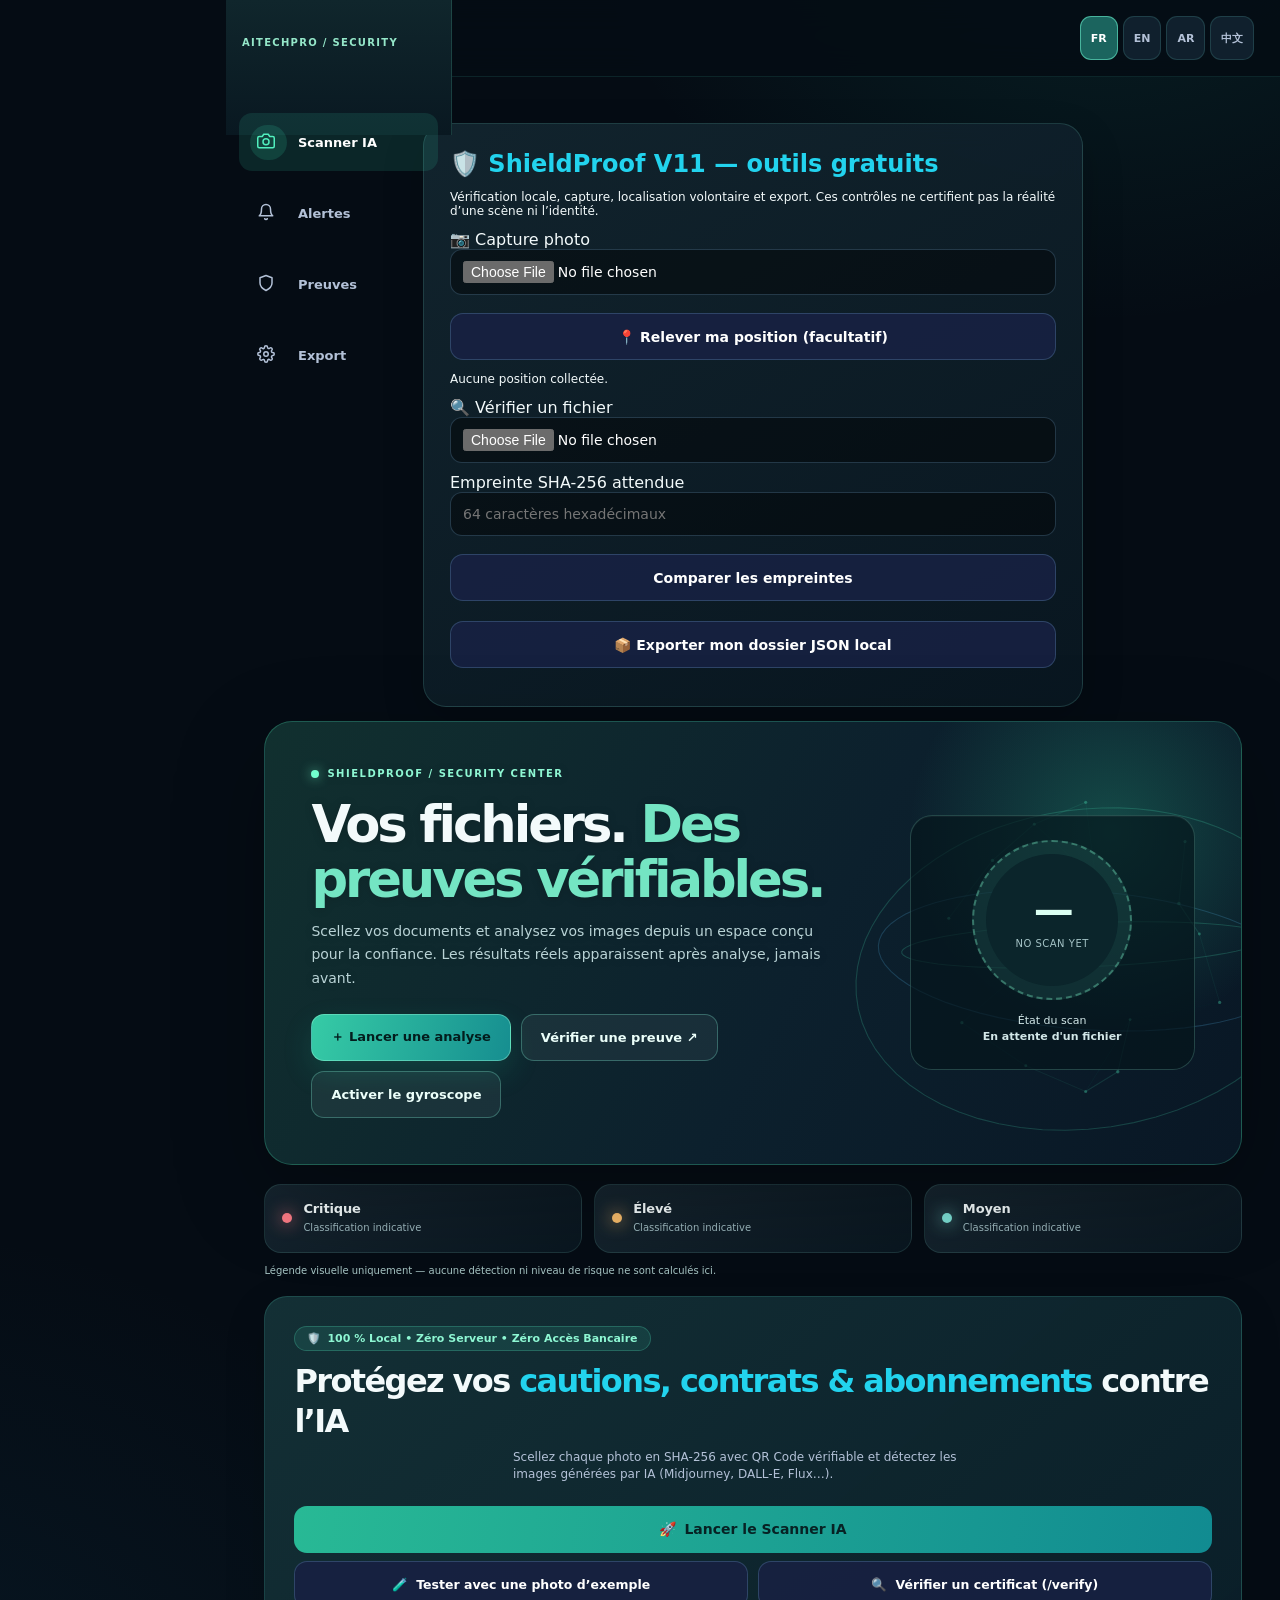
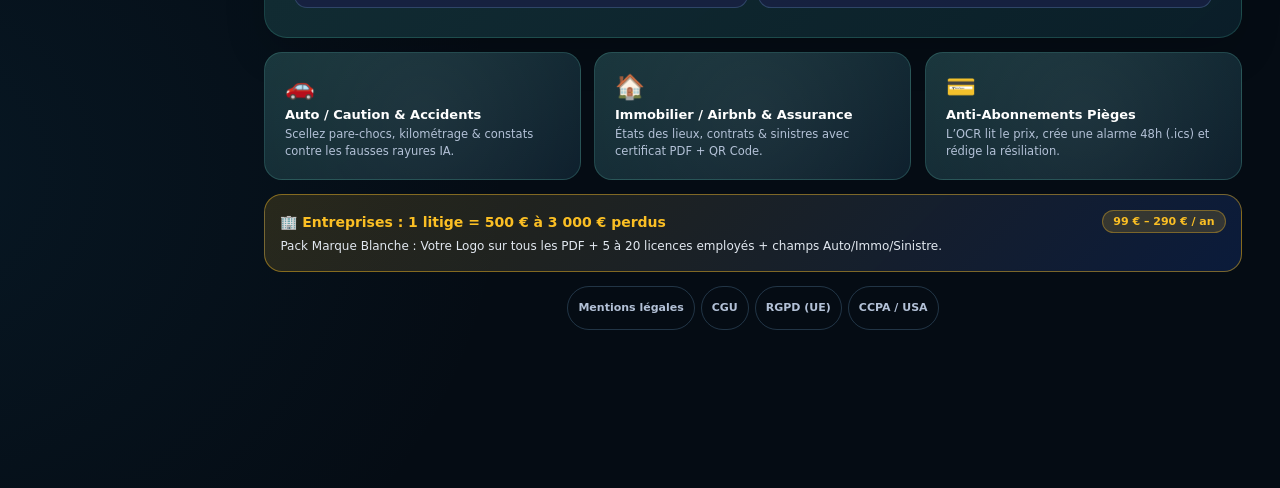
<file: index.html>
<!DOCTYPE html>
<html lang="fr" data-theme="shieldproof">
<head>
  <meta charset="UTF-8">
  <meta name="viewport" content="width=device-width, initial-scale=1.0, maximum-scale=1.0, user-scalable=no, viewport-fit=cover">
  <meta name="theme-color" content="#050814">
  <meta http-equiv="Content-Security-Policy" content="default-src 'self'; base-uri 'self'; object-src 'none'; frame-ancestors 'none'; form-action 'self' https://gumroad.com https://*.gumroad.com; img-src 'self' data: blob:; font-src 'self' data:; style-src 'self' 'unsafe-inline'; script-src 'self' 'unsafe-inline' 'wasm-unsafe-eval' https://esm.sh https://cdn.jsdelivr.net; worker-src 'self' blob:; connect-src 'self' https://shieldproof-verify.aitechpro2.workers.dev https://esm.sh https://cdn.jsdelivr.net https://alice.btc.calendar.opentimestamps.org https://bob.btc.calendar.opentimestamps.org https://finney.calendar.eternitywall.com;">
  <meta name="description" content="Protégez cautions, contrats et abonnements pièges. Scellage SHA-256 100 % local + détection d'images IA (Midjourney, DALL-E, Stable Diffusion).">
  <meta name="robots" content="index, follow">
  <meta property="og:title" content="SHIELDPROOF — Scellage SHA-256 & Détection IA">
  <meta property="og:description" content="Scellez vos photos en SHA-256 avec QR Code vérifiable. Détection locale des images générées par IA.">
  <meta property="og:type" content="website">
  <title>SHIELDPROOF v10.0.0 — SHA-256 Proof & AI Image Detector</title>
  <link rel="manifest" href="./manifest.json">
  <link rel="icon" href="./icon.svg" type="image/svg+xml">
  <style>
    :root {
      --bg: #050814; --surface: rgba(14, 21, 43, 0.88); --surface-2: rgba(23, 33, 66, 0.92);
      --primary: #3b82f6; --cyan: #22d3ee; --ok: #34d399; --warn: #fbbf24; --err: #fb7185;
      --text: #f8fafc; --muted: #94a3b8; --border: rgba(56, 189, 248, 0.18);
      --ease: cubic-bezier(0.22, 1, 0.36, 1);
    }
    * { box-sizing: border-box; -webkit-tap-highlight-color: transparent; font-family: system-ui, -apple-system, Segoe UI, Roboto, sans-serif; }
    html, body { margin: 0; padding: 0; background: var(--bg); color: var(--text); user-select: none; }
    input, textarea { user-select: text; }
    body { padding-bottom: 88px; position: relative; }
    .cyber-bg {
      position: fixed; inset: 0; z-index: -1; pointer-events: none; overflow: hidden;
      background-image: linear-gradient(rgba(59,130,246,0.04) 1px, transparent 1px), linear-gradient(90deg, rgba(59,130,246,0.04) 1px, transparent 1px);
      background-size: 32px 32px;
    }
    .orb { position: absolute; border-radius: 50%; filter: blur(60px); opacity: 0.32; animation: floatOrb 9s ease-in-out infinite alternate; }
    .orb-1 { width: 240px; height: 240px; background: #2563eb; top: -60px; left: -60px; }
    .orb-2 { width: 220px; height: 220px; background: #06b6d4; bottom: 80px; right: -70px; animation-delay: -4s; }
    @keyframes floatOrb { 0% { transform: translate3d(0,0,0) scale(1); } 100% { transform: translate3d(24px,32px,0) scale(1.12); } }
    .top-dock { position: sticky; top: 0; z-index: 25; background: rgba(5,8,20,0.92); backdrop-filter: blur(16px); }
    header { display: flex; justify-content: space-between; align-items: center; gap: 8px; padding: 10px 14px; border-bottom: 1px solid rgba(56, 189, 248, 0.1); }
    .logo { font-size: 18px; font-weight: 900; letter-spacing: 0.5px; cursor: pointer; }
    .logo span { color: var(--cyan); text-shadow: 0 0 14px rgba(34,211,238,0.45); }
    .sub { font-size: 10px; color: var(--ok); margin-top: 2px; font-weight: 600; display: flex; align-items: center; gap: 5px; }
    .live-dot { width: 6px; height: 6px; border-radius: 50%; background: var(--ok); box-shadow: 0 0 8px var(--ok); animation: pulseDot 1.6s infinite; flex-shrink: 0; }
    @keyframes pulseDot { 0%,100% { opacity: 1; transform: scale(1); } 50% { opacity: 0.35; transform: scale(0.75); } }
    .lang-bar { display: flex; gap: 4px; flex-shrink: 0; }
    .lang-pill { background: var(--surface-2); border: 1px solid var(--border); color: var(--muted); padding: 6px 8px; border-radius: 8px; font-size: 11px; font-weight: 700; cursor: pointer; white-space: nowrap; }
    .lang-pill:active { transform: scale(0.92); }
    .lang-pill.active { background: var(--primary); color: #fff; border-color: var(--cyan); box-shadow: 0 0 12px rgba(59,130,246,0.4); }
    nav { display: flex; justify-content: space-around; align-items: center; background: rgba(7,11,26,0.9); border-bottom: 1px solid var(--border); padding: 6px 4px; }
    .nav-item { flex: 1; display: flex; flex-direction: column; align-items: center; gap: 2px; font-size: 10.5px; font-weight: 700; color: var(--muted); cursor: pointer; }
    .nav-pill { padding: 3px 12px; border-radius: 99px; transition: all 0.2s var(--ease); }
    .nav-item.active { color: #fff; }
    .nav-item.active .nav-pill { background: rgba(34,211,238,0.2); color: var(--cyan); }
    main { padding: 14px; max-width: 660px; margin: 0 auto; }
    .anim { animation: fadeUp 0.25s var(--ease); }
    @keyframes fadeUp { from { opacity: 0; transform: translateY(8px); } to { opacity: 1; transform: translateY(0); } }
    .card { background: var(--surface); backdrop-filter: blur(12px); border: 1px solid var(--border); border-radius: 18px; padding: 16px; margin-bottom: 14px; box-shadow: 0 10px 30px rgba(0,0,0,0.35); }
    .landing-hero { text-align: center; padding: 22px 16px; border-radius: 22px; margin-bottom: 14px; border: 1.5px solid rgba(34,211,238,0.4); background: radial-gradient(circle at 50% 0%, rgba(34,211,238,0.18), rgba(10,16,36,0.95)); }
    .landing-pill { display: inline-flex; align-items: center; gap: 6px; padding: 5px 12px; border-radius: 99px; background: rgba(52,211,153,0.14); border: 1px solid rgba(52,211,153,0.38); color: var(--ok); font-size: 11px; font-weight: 700; margin-bottom: 10px; }
    .landing-title { font-size: 22px; font-weight: 900; line-height: 1.25; margin: 0 0 8px; }
    .landing-title span { color: var(--cyan); }
    .usecase-grid { display: grid; grid-template-columns: 1fr; gap: 10px; margin-bottom: 14px; }
    @media (min-width: 520px) { .usecase-grid { grid-template-columns: repeat(3, 1fr); } }
    .usecase-card { background: var(--surface); border: 1px solid var(--border); border-radius: 16px; padding: 14px; cursor: pointer; transition: border-color 0.2s, transform 0.15s; }
    .usecase-card:active { transform: scale(0.98); border-color: var(--cyan); }
    .usecase-icon { font-size: 24px; margin-bottom: 6px; }
    .usecase-title { font-size: 13px; font-weight: 800; color: #fff; margin-bottom: 4px; }
    .usecase-desc { font-size: 11.5px; color: var(--muted); line-height: 1.45; }
    .b2b-banner { background: linear-gradient(135deg, rgba(251,191,36,0.14), rgba(37,99,235,0.18)); border: 1px solid rgba(251,191,36,0.45); border-radius: 18px; padding: 15px; margin-bottom: 14px; cursor: pointer; }
    .wa-warning { background: rgba(251,191,36,0.12); border: 1px solid rgba(251,191,36,0.42); color: #fde68a; border-radius: 12px; padding: 10px 12px; font-size: 11.5px; line-height: 1.5; margin-top: 10px; }
    .ai-detector-card { background: linear-gradient(135deg, rgba(251,113,133,0.12), rgba(168,85,247,0.15)); border: 1.5px solid rgba(251,113,133,0.5); border-radius: 18px; padding: 15px; margin-bottom: 14px; }
    .ai-detector-card.safe { background: linear-gradient(135deg, rgba(52,211,153,0.12), rgba(34,211,238,0.1)); border-color: rgba(52,211,153,0.5); }
    .ai-detector-card.suspect { background: linear-gradient(135deg, rgba(251,191,36,0.15), rgba(251,113,133,0.12)); border-color: rgba(251,191,36,0.6); }
    .ai-score-bar { height: 10px; border-radius: 99px; background: rgba(0,0,0,0.4); overflow: hidden; margin: 8px 0; }
    .ai-score-fill { height: 100%; width: 0%; background: linear-gradient(90deg, var(--ok), var(--warn), var(--err)); transition: width 0.6s var(--ease); }
    .ai-detail-row { display: flex; justify-content: space-between; font-size: 11px; color: var(--muted); padding: 3px 0; }
    .b2b-logo-bar { display: flex; align-items: center; justify-content: space-between; gap: 10px; background: rgba(59,130,246,0.1); border: 1px dashed rgba(34,211,238,0.45); border-radius: 12px; padding: 10px 12px; margin-bottom: 12px; }
    .b2b-plus-btn { width: 36px; height: 36px; border-radius: 10px; border: 1px solid var(--cyan); background: rgba(34,211,238,0.18); color: var(--cyan); font-size: 20px; font-weight: 900; display: flex; align-items: center; justify-content: center; cursor: pointer; flex-shrink: 0; }
    .b2b-logo-preview { width: 36px; height: 36px; border-radius: 8px; object-fit: contain; background: #fff; padding: 2px; }
    .hero-scan { position: relative; overflow: hidden; display: block; text-align: center; padding: 26px 16px; border-radius: 20px; border: 1.5px solid rgba(34,211,238,0.38); background: radial-gradient(circle at 50% 25%, rgba(34,211,238,0.14), rgba(10,16,36,0.92)); cursor: pointer; }
    .hero-scan:active { transform: scale(0.97); }
    .hero-scan input { display: none; }
    .scan-laser { position: absolute; left: 0; right: 0; height: 2px; top: 0; background: linear-gradient(90deg, transparent, var(--cyan), #fff, var(--cyan), transparent); box-shadow: 0 0 14px 2px rgba(34,211,238,0.55); opacity: 0.65; pointer-events: none; animation: laserSweep 3.4s ease-in-out infinite; }
    @keyframes laserSweep { 0% { transform: translateY(8px); opacity: 0; } 15%,85% { opacity: 0.8; } 100% { transform: translateY(200px); opacity: 0; } }
    .radar-wrap { position: relative; width: 74px; height: 74px; margin: 0 auto 12px; display: flex; align-items: center; justify-content: center; }
    .radar-ring { position: absolute; inset: 0; border-radius: 22px; border: 1.5px solid rgba(34,211,238,0.55); animation: radarPulse 2.4s var(--ease) infinite; }
    .radar-ring-2 { animation-delay: 1.2s; }
    @keyframes radarPulse { 0% { transform: scale(0.85); opacity: 0.85; } 100% { transform: scale(1.45); opacity: 0; } }
    .scan-icon { position: relative; z-index: 2; width: 56px; height: 56px; border-radius: 18px; background: linear-gradient(135deg, #2563eb, #06b6d4); color: #fff; display: flex; align-items: center; justify-content: center; box-shadow: 0 0 22px rgba(34,211,238,0.45); }
    .hud-grid, .stat-grid { display: grid; grid-template-columns: 1fr 1fr; gap: 10px; margin-bottom: 12px; }
    .hud-card, .stat-card { background: var(--surface); border: 1px solid var(--border); border-radius: 16px; padding: 13px; position: relative; overflow: hidden; }
    .hud-card::after { content: ""; position: absolute; top: 0; left: -100%; width: 60%; height: 100%; background: linear-gradient(90deg, transparent, rgba(34,211,238,0.07), transparent); animation: shimmer 4.5s infinite; }
    @keyframes shimmer { 0% { left: -100%; } 45%,100% { left: 160%; } }
    .hud-val, .stat-val { font-size: 20px; font-weight: 800; margin-top: 4px; color: #fff; }
    .plan-bar { display: flex; justify-content: space-between; align-items: center; gap: 8px; padding: 11px 14px; border-radius: 14px; margin-bottom: 12px; background: linear-gradient(135deg, rgba(59,130,246,0.16), rgba(34,211,238,0.09)); border: 1px solid rgba(34,211,238,0.35); cursor: pointer; }
    .pack-card { border: 1px solid var(--border); border-radius: 14px; padding: 14px; background: var(--surface-2); margin-bottom: 10px; }
    .pack-card.featured { border-color: var(--cyan); box-shadow: 0 0 18px rgba(34,211,238,0.16); }
    .pack-card.b2b-card { border-color: var(--warn); background: linear-gradient(135deg, rgba(251,191,36,0.12), rgba(23,33,66,0.95)); box-shadow: 0 0 20px rgba(251,191,36,0.14); }
    .pack-head { display: flex; justify-content: space-between; align-items: center; gap: 8px; font-weight: 800; font-size: 15px; }
    .pack-price { color: var(--ok); font-size: 15px; white-space: nowrap; }
    .ai-modules { display: flex; flex-direction: column; gap: 8px; }
    .ai-mod { display: flex; align-items: center; gap: 12px; padding: 12px 14px; background: var(--surface); border: 1px solid var(--border); border-radius: 14px; cursor: pointer; }
    .ai-mod:active { transform: scale(0.98); border-color: var(--cyan); }
    .mod-icon { width: 36px; height: 36px; border-radius: 11px; flex-shrink: 0; display: flex; align-items: center; justify-content: center; background: rgba(59,130,246,0.16); color: var(--cyan); border: 1px solid rgba(34,211,238,0.28); }
    .mod-title { font-size: 13px; font-weight: 700; }
    .mod-desc { font-size: 11px; color: var(--muted); margin-top: 2px; }
    .faq-section { margin-top: 18px; }
    .faq-heading { font-size: 14px; font-weight: 800; color: var(--cyan); margin-bottom: 10px; display: flex; align-items: center; gap: 8px; }
    details.faq-item { background: var(--surface); border: 1px solid var(--border); border-radius: 14px; margin-bottom: 8px; overflow: hidden; }
    details.faq-item[open] { border-color: rgba(34,211,238,0.45); }
    summary.faq-q { list-style: none; padding: 13px 14px; cursor: pointer; display: flex; align-items: center; gap: 10px; font-size: 13px; font-weight: 700; }
    summary.faq-q::-webkit-details-marker { display: none; }
    .faq-num { font-size: 10px; font-weight: 800; color: var(--cyan); background: rgba(34,211,238,0.14); border: 1px solid rgba(34,211,238,0.35); padding: 3px 7px; border-radius: 7px; flex-shrink: 0; }
    .faq-chevron { margin-inline-start: auto; color: var(--muted); transition: transform 0.2s var(--ease); flex-shrink: 0; }
    details.faq-item[open] .faq-chevron { transform: rotate(180deg); color: var(--cyan); }
    .faq-a { padding: 10px 14px 14px; font-size: 12.5px; color: #cbd5e1; line-height: 1.55; border-top: 1px solid rgba(255,255,255,0.05); white-space: pre-line; }
    .version-footer { margin-top: 20px; text-align: center; background: var(--surface); border: 1px solid var(--border); border-radius: 14px; padding: 10px 12px; }
    .version-footer summary { list-style: none; cursor: pointer; font-size: 11px; color: var(--muted); font-weight: 700; }
    .version-footer summary::-webkit-details-marker { display: none; }
    .version-badge { color: var(--cyan); }
    .changelog-box { text-align: start; margin-top: 10px; padding-top: 10px; border-top: 1px solid var(--border); font-size: 11.5px; color: #cbd5e1; line-height: 1.55; }
    .legal-links { display: flex; flex-wrap: wrap; justify-content: center; gap: 6px; margin-top: 10px; }
    .legal-link-btn { background: transparent; border: 1px solid var(--border); color: var(--muted); padding: 5px 10px; border-radius: 99px; font-size: 11px; font-weight: 600; cursor: pointer; }
    .legal-link-btn:active, .legal-link-btn:hover { border-color: var(--cyan); color: var(--cyan); }
    .legal-tabs { display: grid; grid-template-columns: repeat(4, 1fr); gap: 6px; margin: 10px 0 12px; }
    .legal-tab { padding: 8px 4px; border-radius: 10px; text-align: center; font-size: 11px; font-weight: 700; background: var(--surface-2); border: 1px solid var(--border); color: var(--muted); cursor: pointer; }
    .legal-tab.active { background: rgba(34,211,238,0.18); color: var(--cyan); border-color: var(--cyan); }
    .legal-body { background: rgba(0,0,0,0.34); border: 1px solid var(--border); border-radius: 14px; padding: 14px; font-size: 12.5px; line-height: 1.6; color: #cbd5e1; user-select: text; }
    .legal-body h4 { margin: 12px 0 5px; color: var(--cyan); font-size: 13px; }
    .legal-body h4:first-child { margin-top: 0; }
    .legal-body p { margin: 0 0 8px; }
    .legal-body ul { margin: 4px 0 10px; padding-inline-start: 18px; }
    .legal-body li { margin-bottom: 4px; }
    .legal-warn { background: rgba(251,191,36,0.1); border: 1px solid rgba(251,191,36,0.35); color: #fde68a; border-radius: 10px; padding: 10px; margin-bottom: 10px; font-size: 12px; }
    .modal-backdrop { position: fixed; inset: 0; z-index: 40; background: rgba(3,6,16,0.84); backdrop-filter: blur(8px); display: flex; align-items: flex-end; justify-content: center; padding: 12px; }
    .modal-sheet { width: 100%; max-width: 560px; max-height: 88vh; overflow-y: auto; background: #0d142a; border: 1px solid rgba(34,211,238,0.4); border-radius: 22px; padding: 18px; animation: fadeUp 0.22s var(--ease); }
    .progress-wrap { margin-top: 12px; }
    .progress-bar { height: 8px; border-radius: 99px; background: var(--surface-2); overflow: hidden; }
    .progress-fill { height: 100%; width: 0%; background: linear-gradient(90deg, var(--primary), var(--cyan), var(--ok)); transition: width 0.2s; }
    .mode-switch { display: grid; grid-template-columns: 1fr 1fr; gap: 8px; margin: 12px 0; }
    .mode-btn { padding: 10px; border-radius: 12px; text-align: center; font-size: 12px; font-weight: 700; background: var(--surface-2); border: 1px solid var(--border); color: var(--muted); cursor: pointer; }
    .mode-btn.active { background: linear-gradient(135deg, #2563eb, #0891b2); color: #fff; border-color: var(--cyan); }
    .field { margin-bottom: 12px; }
    .field label { display: block; font-size: 11px; font-weight: 600; color: var(--muted); margin-bottom: 5px; }
    input, textarea, select { width: 100%; padding: 11px 12px; border-radius: 12px; background: rgba(0,0,0,0.42); border: 1px solid var(--border); color: #fff; font-size: 14px; outline: none; }
    input:focus, textarea:focus { border-color: var(--cyan); }
    .row { display: grid; grid-template-columns: 1fr 1fr; gap: 10px; }
    .btn { width: 100%; padding: 13px 14px; border: none; border-radius: 13px; background: linear-gradient(135deg, #2563eb, #0891b2); color: #fff; font-weight: 700; font-size: 14px; display: inline-flex; align-items: center; justify-content: center; gap: 8px; cursor: pointer; margin-top: 8px; text-decoration: none; }
    .btn:active { transform: scale(0.97); }
    .btn-tonal { background: var(--surface-2); border: 1px solid var(--border); color: #fff; }
    .btn-ok { background: linear-gradient(135deg, #10b981, #059669); color: #fff; }
    .btn-wa { background: #16a34a; color: #fff; }
    .btn-warn { background: rgba(251,191,36,0.18); border: 1px solid rgba(251,191,36,0.5); color: var(--warn); }
    .btn-danger { background: rgba(251,113,133,0.14); border: 1px solid rgba(251,113,133,0.4); color: var(--err); }
    .btn-sm { width: auto; padding: 8px 11px; font-size: 12px; border-radius: 10px; margin-top: 0; }
    .badge { display: inline-block; padding: 4px 10px; border-radius: 99px; font-size: 11px; font-weight: 700; }
    .badge-warn { background: rgba(251,191,36,0.16); color: var(--warn); border: 1px solid rgba(251,191,36,0.35); }
    .badge-ok { background: rgba(52,211,153,0.15); color: var(--ok); border: 1px solid rgba(52,211,153,0.35); }
    .badge-err { background: rgba(251,113,133,0.16); color: var(--err); border: 1px solid rgba(251,113,133,0.35); }
    .hash-box { font-family: ui-monospace, monospace; font-size: 11px; word-break: break-all; background: rgba(0,0,0,0.45); padding: 10px; border-radius: 10px; border: 1px solid var(--border); color: var(--ok); }
    .thumb { width: 64px; height: 64px; border-radius: 12px; object-fit: cover; flex-shrink: 0; border: 1px solid var(--border); }
    .flex { display: flex; gap: 12px; align-items: center; }
    .actions { display: flex; gap: 8px; flex-wrap: wrap; margin-top: 10px; }
    .muted { font-size: 12px; color: var(--muted); line-height: 1.45; }
    .highlight-card { border-color: var(--ok) !important; box-shadow: 0 0 22px rgba(52,211,153,0.25); }
    svg { width: 18px; height: 18px; stroke: currentColor; fill: none; stroke-width: 2; stroke-linecap: round; stroke-linejoin: round; }
    .hidden { display: none !important; }
    #toast { position: fixed; top: 122px; left: 50%; transform: translateX(-50%); background: #131c3a; border: 1px solid var(--cyan); color: #fff; padding: 10px 18px; border-radius: 99px; font-size: 13px; font-weight: 600; display: none; z-index: 50; max-width: 90vw; text-align: center; }
    #print-cert { display: none; }
    @media print {
      body { background: #fff !important; color: #111 !important; padding: 0 !important; }
      body > *:not(#print-cert) { display: none !important; }
      #print-cert { display: block !important; padding: 24px; border: 2px solid #111; font-family: sans-serif; max-width: 760px; margin: 0 auto; }
      #print-cert .p-hash { font-family: monospace; background: #f1f5f9; padding: 10px; border: 1px solid #cbd5e1; word-break: break-all; font-size: 12px; }
      #print-cert img { max-width: 100%; max-height: 360px; margin-top: 14px; border: 1px solid #cbd5e1; }
    }
  
/* AITECHPRO V10 Unslop — visual refinement only; security logic untouched */
:root { --muted: #b3c1d7; --border: rgba(125,183,230,.24); color-scheme: dark; }
button, input, select, textarea { min-height: 44px; }
button:focus-visible, input:focus-visible, select:focus-visible, textarea:focus-visible, [role="button"]:focus-visible { outline: 3px solid #d6f4ff; outline-offset: 3px; }
header { gap: 12px; }
@media (prefers-reduced-motion: reduce) { *, *::before, *::after { animation-duration: .01ms !important; transition-duration: .01ms !important; scroll-behavior: auto !important; } .orb { animation: none !important; } }
</style>
  <link rel="stylesheet" href="./modern-ui.css">
  <link rel="stylesheet" href="./spatial-ui.css">
</head>
<body>
<div class="cyber-bg"><div class="orb orb-1"></div><div class="orb orb-2"></div></div>

<div class="top-dock">
  <header>
    <div style="min-width:0;" onclick="showLanding()">
      <div class="logo">SHIELD<span>PROOF</span></div>
      <div class="sub"><span class="live-dot"></span><span id="lbl-sub"></span></div>
    </div>
    <div class="lang-bar">
      <button class="lang-pill active" data-lang="fr" onclick="setLang('fr')">FR</button>
      <button class="lang-pill" data-lang="en" onclick="setLang('en')">EN</button>
      <button class="lang-pill" data-lang="ar" onclick="setLang('ar')">AR</button>
      <button class="lang-pill" data-lang="zh" onclick="setLang('zh')">中文</button>
    </div>
  </header>
  <nav class="floating-dock">
    <div class="nav-item active" onclick="switchTab('scan', 0)"><div class="nav-pill"><svg aria-hidden="true" viewBox="0 0 24 24"><path d="M23 19a2 2 0 0 1-2 2H3a2 2 0 0 1-2-2V8a2 2 0 0 1 2-2h4l2-3h6l2 3h4a2 2 0 0 1 2 2z"/><circle cx="12" cy="13" r="4"/></svg></div><span id="nav-scan"></span></div>
    <div class="nav-item" onclick="switchTab('subs', 1)"><div class="nav-pill"><svg aria-hidden="true" viewBox="0 0 24 24"><path d="M18 8A6 6 0 0 0 6 8c0 7-3 9-3 9h18s-3-2-3-9"/><path d="M13.73 21a2 2 0 0 1-3.46 0"/></svg></div><span id="nav-subs"></span></div>
    <div class="nav-item" onclick="switchTab('proofs', 2)"><div class="nav-pill"><svg aria-hidden="true" viewBox="0 0 24 24"><path d="M12 22s8-4 8-10V5l-8-3-8 3v7c0 6 8 10 8 10z"/></svg></div><span id="nav-proofs"></span></div>
    <div class="nav-item" onclick="switchTab('settings', 3)"><div class="nav-pill"><svg aria-hidden="true" viewBox="0 0 24 24"><circle cx="12" cy="12" r="3"/><path d="M19.4 15a1.65 1.65 0 0 0 .33 1.82l.06.06a2 2 0 1 1-2.83 2.83l-.06-.06a1.65 1.65 0 0 0-1.82-.33 1.65 1.65 0 0 0-1 1.51V21a2 2 0 1 1-4 0v-.09A1.65 1.65 0 0 0 9 19.4a1.65 1.65 0 0 0-1.82.33l-.06.06a2 2 0 1 1-2.83-2.83l-.06-.06a1.65 1.65 0 0 0 .33-1.82 1.65 1.65 0 0 0-1.51-1H3a2 2 0 1 1 0-4h.09A1.65 1.65 0 0 0 4.6 9a1.65 1.65 0 0 0-.33-1.82l-.06-.06a2 2 0 1 1 2.83-2.83l.06.06a1.65 1.65 0 0 0 1.82.33H9a1.65 1.65 0 0 0 1-1.51V3a2 2 0 1 1 4 0v.09a1.65 1.65 0 0 0 1 1.51 1.65 1.65 0 0 0 1.82-.33l.06-.06a2 2 0 1 1 2.83 2.83l-.06.06a1.65 1.65 0 0 0-.33 1.82V9c.26.6.77 1.02 1.42 1.1H21a2 2 0 1 1 0 4h-.09c-.65.08-1.16.5-1.42 1.1z"/></svg></div><span id="nav-settings"></span></div>
  </nav>
</div>

<main>
  <section id="view-landing" class="anim">
<section class="v10-security-overview" aria-labelledby="v10-security-title">
  <canvas id="spatial-canvas" aria-hidden="true"></canvas>
  <div class="v10-security-copy">
    <div class="v10-security-label">SHIELDPROOF / SECURITY CENTER</div>
    <h1 id="v10-security-title">Vos fichiers. <span>Des preuves vérifiables.</span></h1>
    <p>Scellez vos documents et analysez vos images depuis un espace conçu pour la confiance. Les résultats réels apparaissent après analyse, jamais avant.</p>
    <div class="v10-security-actions">
      <button type="button" class="v10-security-action primary" onclick="enterApp('scan')">＋ Lancer une analyse</button>
      <button type="button" class="v10-security-action" onclick="enterApp('verify')">Vérifier une preuve ↗</button>
      <button type="button" class="v10-security-action v10-motion-toggle" id="v10-motion-toggle" hidden>Activer le gyroscope</button>
    </div>
  </div>
  <div class="v10-security-meter" aria-label="Aucune analyse réalisée dans cet aperçu">
    <div class="v10-meter-ring"><div class="v10-meter-value"><strong>—</strong><small>NO SCAN YET</small></div></div>
    <div class="v10-meter-caption">État du scan<br><strong>En attente d'un fichier</strong></div>
  </div>
</section>
<div class="v10-security-severity" aria-label="Légende des niveaux de sévérité, sans résultat de scan">
  <div class="v10-severity" style="--sev:#fa7b85"><i></i><div><strong>Critique</strong><small>Classification indicative</small></div></div>
  <div class="v10-severity" style="--sev:#f5ba6a"><i></i><div><strong>Élevé</strong><small>Classification indicative</small></div></div>
  <div class="v10-severity" style="--sev:#7bddd2"><i></i><div><strong>Moyen</strong><small>Classification indicative</small></div></div>
</div>
<p class="v10-severity-note">Légende visuelle uniquement — aucune détection ni niveau de risque ne sont calculés ici.</p>
    <div class="landing-hero">
      <div class="landing-pill">🛡️ <span id="lbl-land-pill"></span></div>
      <h1 class="landing-title" id="lbl-land-title"></h1>
      <p class="muted" style="max-width:480px;margin:0 auto 14px;" id="lbl-land-sub"></p>
      <button class="btn btn-ok" onclick="enterApp('scan')">🚀 <span id="txt-land-launch"></span></button>
      <div class="row" style="margin-top:8px;">
        <button class="btn btn-tonal" style="margin-top:0;font-size:12.5px;" onclick="runDemoSample()">🧪 <span id="txt-land-demo"></span></button>
        <button class="btn btn-tonal" style="margin-top:0;font-size:12.5px;" onclick="enterApp('verify')">🔍 <span id="txt-land-verify"></span></button>
      </div>
    </div>

    <div class="usecase-grid">
      <div class="usecase-card glass-card-3d" onclick="enterApp('scan', 'RENTAL_CAR')">
        <div class="usecase-icon" aria-hidden="true">🚗</div>
        <div class="usecase-title" id="lbl-uc1-title"></div>
        <div class="usecase-desc" id="lbl-uc1-desc"></div>
      </div>
      <div class="usecase-card glass-card-3d" onclick="enterApp('scan', 'APARTMENT')">
        <div class="usecase-icon" aria-hidden="true">🏠</div>
        <div class="usecase-title" id="lbl-uc2-title"></div>
        <div class="usecase-desc" id="lbl-uc2-desc"></div>
      </div>
      <div class="usecase-card glass-card-3d" onclick="enterApp('scan', 'SUB')">
        <div class="usecase-icon" aria-hidden="true">💳</div>
        <div class="usecase-title" id="lbl-uc3-title"></div>
        <div class="usecase-desc" id="lbl-uc3-desc"></div>
      </div>
    </div>

    <div class="b2b-banner" onclick="openProModal('b2b')">
      <div style="display:flex;justify-content:space-between;align-items:center;gap:8px;">
        <strong style="font-size:14px;color:var(--warn);" id="lbl-b2b-ban-title"></strong>
        <span class="badge badge-warn" id="lbl-b2b-ban-price"></span>
      </div>
      <div class="muted" style="margin-top:5px;color:#e2e8f0;" id="lbl-b2b-ban-desc"></div>
    </div>

    <div class="legal-links">
      <button class="legal-link-btn" onclick="openLegalModal('mentions')" id="land-lnk-mentions"></button>
      <button class="legal-link-btn" onclick="openLegalModal('cgu')" id="land-lnk-cgu"></button>
      <button class="legal-link-btn" onclick="openLegalModal('rgpd')" id="land-lnk-rgpd"></button>
      <button class="legal-link-btn" onclick="openLegalModal('ccpa')" id="land-lnk-ccpa"></button>
    </div>
  </section>
    <section id="view-scan" class="anim hidden">
    <div class="card glass-card-3d" style="padding:12px;">
      <label class="hero-scan" for="scan-input">
        <div class="scan-laser"></div>
        <div class="radar-wrap">
          <div class="radar-ring"></div><div class="radar-ring radar-ring-2"></div>
          <div class="scan-icon"><svg style="width:28px;height:28px;" aria-hidden="true" viewBox="0 0 24 24"><path d="M23 19a2 2 0 0 1-2 2H3a2 2 0 0 1-2-2V8a2 2 0 0 1 2-2h4l2-3h6l2 3h4a2 2 0 0 1 2 2z"/><circle cx="12" cy="13" r="4"/></svg></div>
        </div>
        <div style="font-size:17px;font-weight:800;" id="lbl-hero-title"></div>
        <div class="muted" style="margin-top:6px;" id="lbl-hero-sub"></div>
        <input type="file" id="scan-input" accept="image/*" onchange="handleSmartScan(event)">
      </label>
      <div id="scan-progress" class="progress-wrap hidden">
        <div class="muted" id="lbl-ocr-status"></div>
        <div class="progress-bar" style="margin-top:6px;"><div class="progress-fill" id="progress-fill"></div></div>
      </div>
    </div>

    <div id="scan-result" class="card anim hidden">
      <div class="flex" style="justify-content:space-between;">
        <span class="badge badge-ok" id="lbl-ai-detected"></span>
        <button class="btn btn-tonal btn-sm" onclick="closeScanResult()">✕</button>
      </div>
      <div style="margin-top:10px;text-align:center;">
        <img id="scan-thumb" class="thumb hidden" style="width:96px;height:96px;" alt="Aperçu de l'image scannée">
        <div id="demo-dl-wrap" class="hidden" style="margin-top:8px;">
          <button type="button" class="btn btn-tonal btn-sm" onclick="downloadDemoPhoto()">⬇️ <span id="txt-demo-dl"></span></button>
        </div>
      </div>

      <!-- ⚠️ NOUVEAU : CARTE DE DÉTECTION IA -->
      <div id="ai-detection-card" class="ai-detector-card hidden" style="margin-top:12px;">
        <div class="flex" style="justify-content:space-between;align-items:flex-start;">
          <div style="flex:1;">
            <div style="font-size:13px;font-weight:800;" id="ai-detection-title"></div>
            <div class="muted" style="font-size:11px;margin-top:3px;" id="ai-detection-reason"></div>
          </div>
          <span id="ai-detection-badge" class="badge"></span>
        </div>
        <div class="ai-score-bar"><div class="ai-score-fill" id="ai-score-fill"></div></div>
        <div style="display:flex;justify-content:space-between;font-size:10.5px;color:var(--muted);margin-bottom:6px;">
          <span id="ai-score-label"></span>
        </div>
        <details style="margin-top:8px;">
          <summary style="font-size:11px;color:var(--cyan);cursor:pointer;font-weight:700;" id="ai-details-summary"></summary>
          <div style="margin-top:8px;padding:8px;background:rgba(0,0,0,0.3);border-radius:8px;">
            <div class="ai-detail-row"><span id="ai-detail-meta-label"></span><span id="ai-detail-meta-val"></span></div>
            <div class="ai-detail-row"><span id="ai-detail-noise-label"></span><span id="ai-detail-noise-val"></span></div>
            <div class="ai-detail-row"><span id="ai-detail-smooth-label"></span><span id="ai-detail-smooth-val"></span></div>
            <div class="ai-detail-row"><span id="ai-detail-sat-label"></span><span id="ai-detail-sat-val"></span></div>
          </div>
        </details>
      </div>

      <div class="card glass-card-3d" style="margin-top:10px;padding:12px;">
        <button type="button" class="btn btn-tonal btn-sm" onclick="runC2paCheck()">Vérifier les Content Credentials (C2PA)</button>
        <div id="c2pa-status" class="muted" role="status" aria-live="polite" style="margin-top:8px;font-size:12px;">C2PA : vérification non lancée.</div>
      </div>
      <div class="mode-switch">
        <div class="mode-btn active" id="mode-sub-btn" onclick="switchDetectedMode('SUB')">🛡️ <span id="lbl-mode-sub"></span></div>
        <div class="mode-btn" id="mode-proof-btn" onclick="switchDetectedMode('PROOF')">📸 <span id="lbl-mode-proof"></span></div>
      </div>
      <div id="form-sub">
        <div id="trap-alerts" style="margin-bottom:10px;"></div>
        <div class="field"><label id="lbl-sub-name"></label><input type="text" id="sub-name"></div>
        <div class="row">
          <div class="field"><label id="lbl-sub-price"></label><input type="number" step="0.01" id="sub-price" oninput="updateAnnualCost()"></div>
          <div class="field"><label id="lbl-sub-curr"></label>
            <select id="sub-curr" onchange="updateAnnualCost()"><option value="EUR">EUR (€)</option><option value="USD">USD ($)</option><option value="SAR">SAR</option><option value="CNY">CNY (¥)</option></select>
          </div>
        </div>
        <div class="row">
          <div class="field"><label id="lbl-sub-date"></label><input type="date" id="sub-date"></div>
          <div class="field"><label id="lbl-sub-annual"></label><input type="text" id="sub-annual" readonly></div>
        </div>
        <div class="field"><label id="lbl-sub-letter"></label><textarea id="sub-letter" rows="4"></textarea></div>
        <div id="official-cancel-wrap" class="hidden" style="margin-bottom:8px;">
          <a id="official-cancel-link" href="#" target="_blank" rel="noopener" class="btn btn-warn">🔗 <span id="txt-official-link"></span></a>
        </div>
        <button class="btn btn-ok" onclick="saveSubAndAlarm()">⏰ <span id="txt-save-sub"></span></button>
      </div>

      <div id="form-proof" class="hidden">
        <div class="b2b-logo-bar">
          <div style="display:flex;align-items:center;gap:10px;min-width:0;">
            <img id="b2b-mini-logo" class="b2b-logo-preview hidden" alt="Logo entreprise">
            <div style="min-width:0;">
              <div style="font-size:12px;font-weight:800;color:var(--cyan);" id="lbl-b2b-logo-title"></div>
              <div class="muted" style="font-size:11px;white-space:nowrap;overflow:hidden;text-overflow:ellipsis;" id="lbl-b2b-logo-sub"></div>
            </div>
          </div>
          <button type="button" class="b2b-plus-btn" onclick="triggerB2bLogoUpload()" title="Ajouter logo entreprise (Pro)">+</button>
          <input type="file" id="b2b-logo-input" accept="image/*" style="display:none;" onchange="handleB2bLogoFile(event)">
        </div>

        <div class="field"><label id="lbl-proof-title"></label><input type="text" id="proof-title"></div>
        <div class="field"><label id="lbl-proof-cat"></label>
          <select id="proof-cat">
            <option value="RENTAL_CAR">🚗 Auto / Location / Caution</option>
            <option value="APARTMENT">🏠 Immobilier / État des lieux / Airbnb</option>
            <option value="ACCIDENT">🚨 Sinistre / Assurance / Accident</option>
            <option value="PACKAGE">📦 Colis / Vente en ligne</option>
            <option value="CONTRACT">📄 Contrat / Devis</option>
            <option value="OTHER">🛡️ Autre preuve</option>
          </select>
        </div>
        <div class="row">
          <div class="field"><label id="lbl-proof-company"></label><input type="text" id="proof-company" placeholder="Ex: Agence / Client"></div>
          <div class="field"><label id="lbl-proof-ref"></label><input type="text" id="proof-ref" placeholder="Plaque / Bien / N° Sinistre"></div>
        </div>
        <div class="field"><label id="lbl-proof-notes"></label><input type="text" id="proof-notes" placeholder="Ex: 42 500 km, pare-chocs intact"></div>
        <div class="field"><label id="lbl-proof-local-time"></label><input type="text" id="proof-local-time" readonly style="color:var(--cyan);font-weight:700;"></div>
        <div class="field"><label id="lbl-proof-hash"></label><div class="hash-box" id="proof-hash-preview"></div></div>
        <div class="field"><label id="lbl-proof-time"></label><input type="text" id="proof-time" readonly></div>
        <button class="btn btn-ok" onclick="saveProof()">🔒 <span id="txt-save-proof"></span></button>
        <div class="wa-warning" id="lbl-wa-warning-form"></div>
      </div>
    </div>

    <div id="home-hud" class="anim">
      <div class="plan-bar" onclick="openProModal()">
        <div><div style="font-size:13px;font-weight:800;" id="lbl-plan-status"></div><div class="muted" id="lbl-plan-sub"></div></div>
        <span class="badge badge-ok" id="lbl-plan-cta"></span>
      </div>
      <div class="hud-grid">
        <div class="hud-card" onclick="switchTab('subs', 1)" style="cursor:pointer;"><div class="muted" id="lbl-hud-subs"></div><div class="hud-val" style="color:var(--warn);" id="home-subs-val">0</div></div>
        <div class="hud-card" onclick="switchTab('proofs', 2)" style="cursor:pointer;"><div class="muted" id="lbl-hud-proofs"></div><div class="hud-val" style="color:var(--cyan);" id="home-proofs-val">0</div></div>
      </div>
      <div class="ai-modules">
        <div class="ai-mod" onclick="document.getElementById('scan-input').click()">
          <div class="mod-icon"><svg aria-hidden="true" viewBox="0 0 24 24"><polygon points="13 2 3 14 12 14 11 22 21 10 12 10 13 2"/></svg></div>
          <div style="flex:1;"><div class="mod-title" id="lbl-mod1-title"></div><div class="mod-desc" id="lbl-mod1-desc"></div></div><span class="live-dot"></span>
        </div>
        <div class="ai-mod" onclick="switchTab('proofs', 2)">
          <div class="mod-icon"><svg aria-hidden="true" viewBox="0 0 24 24"><path d="M12 22s8-4 8-10V5l-8-3-8 3v7c0 6 8 10 8 10z"/></svg></div>
          <div style="flex:1;"><div class="mod-title" id="lbl-mod2-title"></div><div class="mod-desc" id="lbl-mod2-desc"></div></div><span class="live-dot"></span>
        </div>
        <div class="ai-mod" onclick="switchTab('proofs', 2)">
          <div class="mod-icon"><svg aria-hidden="true" viewBox="0 0 24 24"><circle cx="11" cy="11" r="8"/><line x1="21" y1="21" x2="16.65" y2="16.65"/></svg></div>
          <div style="flex:1;"><div class="mod-title" id="lbl-mod3-title"></div><div class="mod-desc" id="lbl-mod3-desc"></div></div>
        </div>
      </div>
      <div class="faq-section">
        <div class="faq-heading"><svg aria-hidden="true" viewBox="0 0 24 24"><circle cx="12" cy="12" r="10"/><path d="M9.09 9a3 3 0 0 1 5.83 1c0 2-3 3-3 3"/><line x1="12" y1="17" x2="12.01" y2="17"/></svg><span id="lbl-faq-title"></span></div>
        <div id="faq-list"></div>
      </div>
      <details class="version-footer">
        <summary><span class="version-badge">SHIELDPROOF v9.0.0</span> • <span id="lbl-updated-date"></span> ▾</summary>
        <div class="changelog-box" id="lbl-changelog"></div>
      </details>
      <div class="legal-links">
        <button class="legal-link-btn" onclick="openLegalModal('mentions')" id="lnk-mentions"></button>
        <button class="legal-link-btn" onclick="openLegalModal('cgu')" id="lnk-cgu"></button>
        <button class="legal-link-btn" onclick="openLegalModal('rgpd')" id="lnk-rgpd"></button>
        <button class="legal-link-btn" onclick="openLegalModal('ccpa')" id="lnk-ccpa"></button>
      </div>
    </div>
  </section>

  <section id="view-subs" class="anim hidden">
    <div class="stat-grid">
      <div class="stat-card"><div class="muted" id="lbl-stat-active"></div><div class="stat-val" style="color:var(--warn);" id="stat-risk-val">0 /yr</div></div>
      <div class="stat-card"><div class="muted" id="lbl-stat-saved"></div><div class="stat-val" style="color:var(--ok);" id="stat-saved-val">0 /yr</div></div>
    </div>
    <div id="subs-list"></div>
  </section>

  <section id="view-proofs" class="anim hidden">
    <div class="card glass-card-3d" id="public-verify-card" style="border-color:rgba(34,211,238,0.45);">
      <div class="flex" style="justify-content:space-between;">
        <div style="font-weight:800;font-size:15px;color:var(--cyan);" id="lbl-pub-verify-title"></div>
        <span class="badge badge-ok">/verify</span>
      </div>
      <div class="muted" style="margin:4px 0 10px;" id="lbl-pub-verify-sub"></div>
      <div id="qr-cert-meta" class="hidden" style="background:rgba(34,211,238,0.1);border:1px solid rgba(34,211,238,0.35);border-radius:12px;padding:10px;margin-bottom:10px;font-size:12px;"></div>
      <div class="field">
        <label id="lbl-pub-hash-in"></label>
        <div style="display:flex;gap:8px;">
          <input type="text" id="pub-verify-hash" oninput="onVerifyHashInput()" placeholder="SHA-256 (64 car.) ou ID (SP-...)">
          <button type="button" class="btn btn-tonal btn-sm" onclick="searchByHashOrId()" style="flex-shrink:0;">🔎</button>
        </div>
      </div>
      <label class="btn" for="verify-input" style="margin-top:0;">🔍 <span id="txt-verify-btn"></span><input type="file" id="verify-input" accept="image/*" style="display:none;" onchange="verifyPhotoFile(event)"></label>
      <div class="wa-warning" id="lbl-wa-warning-verify"></div>
      <div id="verify-result" class="hidden" style="margin-top:10px;"></div>
    </div>
    <div class="card glass-card-3d" id="reality-reports-card">
      <div style="font-weight:800;font-size:16px;">🔎 Analyses Reality Check 3.0</div>
      <p class="muted" style="margin:8px 0;">Rapports enregistrés localement sur ce téléphone. Ils sont distincts des preuves photo et ne figurent pas dans la sauvegarde JSON classique.</p>
      <button class="btn btn-tonal btn-sm" onclick="loadRealityReports()">🔄 Actualiser les analyses</button>
      <div id="reality-reports-list" class="muted">Chargement des rapports…</div>
    </div>
    <div class="card glass-card-3d"><strong>🔎 Reality Check 3.0 — Analyse de documents</strong><p class="muted" style="margin:8px 0;">PDF, images, OCR local, rapport PDF SHA-256 et sauvegarde locale. Prototype : documents fictifs uniquement.</p><a class="btn btn-tonal" style="display:block;text-align:center;text-decoration:none;" href="./preview/reality-check.html">Ouvrir Reality Check 3.0</a></div>
    <div id="proofs-list"></div>
  </section>

  <section id="view-settings" class="anim hidden">
    <div class="card glass-card-3d">
      <div style="font-weight:800;font-size:15px;" id="lbl-packs-title"></div>
      <div class="muted" style="margin:4px 0 10px;" id="lbl-packs-desc"></div>
      <button class="btn" onclick="openProModal()">💎 <span id="txt-open-packs"></span></button>
    </div>
    <div class="card glass-card-3d">
      <div style="font-weight:800;font-size:15px;" id="lbl-b2b-set-title"></div>
      <div class="muted" style="margin:4px 0 10px;" id="lbl-b2b-set-desc"></div>
      <div class="field"><label id="lbl-b2b-comp-name"></label><input type="text" id="in-b2b-company" placeholder="Ex: Prestige Auto Location / Agence Immo"></div>
      <button class="btn btn-tonal" onclick="saveB2bCompanyName()">💾 <span id="txt-save-b2b-name"></span></button>
      <button class="btn btn-warn" onclick="triggerB2bLogoUpload()">➕ <span id="txt-upload-b2b-logo"></span></button>
    </div>
    <div class="card glass-card-3d">
      <div style="font-weight:800;font-size:15px;" id="lbl-export-title"></div>
      <div class="muted" style="margin:4px 0 10px;" id="lbl-export-sub"></div>
      <div class="muted" style="margin:8px 0;">🔒 Les preuves sont conservées sur cet appareil. Effacer les données du navigateur peut les supprimer. Sauvegardez régulièrement vos preuves dans un fichier sur votre téléphone.</div>
      <button class="btn btn-tonal" onclick="requestPersistentStorage()">📱 Protéger le stockage local</button>
      <label style="display:block;margin:12px 0;"><input type="checkbox" id="save-original-locally" checked> Conserver aussi la photo originale dans les preuves (utilise plus d’espace)</label>
      <div class="muted" style="margin:4px 0 8px;">La sauvegarde JSON inclut les photos originales conservées. Gardez-la en lieu sûr : elle peut contenir des documents sensibles.</div>
      <button class="btn btn-tonal" onclick="exportBackupJson()">⬇️ <span id="txt-exp-json"></span></button>
      <button class="btn btn-tonal" onclick="document.getElementById('restore-backup-input').click()">📂 Restaurer une sauvegarde</button>
      <input id="restore-backup-input" type="file" accept=".json,application/json" style="display:none" onchange="restoreBackupJson(event)">
      <button class="btn btn-danger" onclick="clearAllDb()">🗑️ <span id="txt-clear-all"></span></button>
    </div>
    <div class="card glass-card-3d">
      <div style="font-weight:800;font-size:15px;" id="lbl-legal-card-title"></div>
      <div class="muted" style="margin:4px 0 10px;" id="lbl-legal-card-sub"></div>
      <div class="actions">
        <button class="btn btn-tonal btn-sm" onclick="openLegalModal('mentions')" id="btn-set-mentions"></button>
        <button class="btn btn-tonal btn-sm" onclick="openLegalModal('cgu')" id="btn-set-cgu"></button>
        <button class="btn btn-tonal btn-sm" onclick="openLegalModal('rgpd')" id="btn-set-rgpd"></button>
        <button class="btn btn-tonal btn-sm" onclick="openLegalModal('ccpa')" id="btn-set-ccpa"></button>
      </div>
    </div>
    <div class="card glass-card-3d">
      <div style="font-weight:800;font-size:15px;">SHIELDPROOF v9.0.0 — by AITECHPRO</div>
      <div class="muted" style="margin-top:6px;" id="lbl-privacy-foot"></div>
    </div>
  </section>
</main>

<div id="pro-modal" class="modal-backdrop hidden" onclick="if(event.target===this) closeProModal()">
  <div class="modal-sheet">
    <div class="flex" style="justify-content:space-between;margin-bottom:10px;">
      <strong style="font-size:17px;" id="lbl-modal-title"></strong>
      <button class="btn btn-tonal btn-sm" onclick="closeProModal()">✕</button>
    </div>
    <p class="muted" id="lbl-modal-sub"></p>
    <div class="pack-card">
      <div class="pack-head"><span id="lbl-pack1-name"></span><span class="pack-price" id="lbl-pack1-price"></span></div>
      <div class="muted" style="margin:4px 0 8px;" id="lbl-pack1-desc"></div>
      <button class="btn btn-tonal btn-sm" style="width:100%;" onclick="openGumroadCheckout('pack10')">🛒 <span id="txt-buy-pack1"></span></button>
    </div>
    <div class="pack-card featured">
      <div class="pack-head"><span id="lbl-pack2-name"></span><span class="pack-price" id="lbl-pack2-price"></span></div>
      <div class="muted" style="margin:4px 0 8px;" id="lbl-pack2-desc"></div>
      <button class="btn btn-ok btn-sm" style="width:100%;" onclick="openGumroadCheckout('unlimited')">⚡ <span id="txt-buy-pack2"></span></button>
    </div>
    <div class="pack-card b2b-card" id="b2b-offer-card">
      <div class="pack-head"><span style="color:var(--warn);" id="lbl-pack-b2b-name"></span><span class="pack-price" style="color:var(--warn);" id="lbl-pack-b2b-price"></span></div>
      <div class="muted" style="margin:6px 0 8px;color:#fde68a;" id="lbl-pack-b2b-roi"></div>
      <div class="muted" style="margin-bottom:8px;" id="lbl-pack-b2b-desc"></div>
      <div class="row">
        <button class="btn btn-warn btn-sm" style="width:100%;margin-top:0;" onclick="openGumroadCheckout('b2b_starter')">🏢 <span id="txt-buy-b2b1"></span></button>
        <button class="btn btn-warn btn-sm" style="width:100%;margin-top:0;" onclick="openGumroadCheckout('b2b_fleet')">🚀 <span id="txt-buy-b2b2"></span></button>
      </div>
    </div>
    <div class="field" style="margin-top:14px;">
      <label id="lbl-license-input"></label>
      <input type="text" id="in-license-key" placeholder="XXXXXXXX-XXXXXXXX-XXXXXXXX-XXXXXXXX">
    </div>
    <button class="btn" id="btn-activate-key" onclick="activateGumroadKey()">🔓 <span id="txt-activate-key"></span></button>
    <div class="legal-links" style="margin-top:12px;">
      <button class="legal-link-btn" onclick="openLegalModal('cgu')" id="pro-lnk-cgu"></button>
      <button class="legal-link-btn" onclick="openLegalModal('rgpd')" id="pro-lnk-rgpd"></button>
      <button class="legal-link-btn" onclick="openLegalModal('ccpa')" id="pro-lnk-ccpa"></button>
    </div>
  </div>
</div>

<div id="legal-modal" class="modal-backdrop hidden" onclick="if(event.target===this) closeLegalModal()">
  <div class="modal-sheet">
    <div class="flex" style="justify-content:space-between;margin-bottom:6px;">
      <strong style="font-size:16px;" id="lbl-legal-modal-title"></strong>
      <div style="display:flex;gap:6px;">
        <button class="btn btn-tonal btn-sm" onclick="copyLegalText()" id="btn-copy-legal">📋</button>
        <button class="btn btn-tonal btn-sm" onclick="closeLegalModal()">✕</button>
      </div>
    </div>
    <div class="legal-tabs">
      <div class="legal-tab active" data-ltab="mentions" onclick="switchLegalTab('mentions')" id="ltab-mentions"></div>
      <div class="legal-tab" data-ltab="cgu" onclick="switchLegalTab('cgu')" id="ltab-cgu"></div>
      <div class="legal-tab" data-ltab="rgpd" onclick="switchLegalTab('rgpd')" id="ltab-rgpd"></div>
      <div class="legal-tab" data-ltab="ccpa" onclick="switchLegalTab('ccpa')" id="ltab-ccpa"></div>
    </div>
    <div class="legal-body" id="legal-content"></div>
  </div>
</div>

<div id="print-cert"></div>
<div id="toast"></div>

<script>
async function loadRealityReports(){
  const box=document.getElementById('reality-reports-list');if(!box)return;
  try{
    const db=await new Promise((resolve,reject)=>{const req=indexedDB.open('shieldproof_reality_reports',1);req.onupgradeneeded=()=>{if(!req.result.objectStoreNames.contains('reports'))req.result.createObjectStore('reports',{keyPath:'id'});};req.onsuccess=()=>resolve(req.result);req.onerror=()=>reject(req.error);});
    const rows=await new Promise((resolve,reject)=>{const tx=db.transaction('reports','readonly');const req=tx.objectStore('reports').getAll();req.onsuccess=()=>resolve(req.result);req.onerror=()=>reject(req.error);});db.close();
    box.replaceChildren();
    if(!rows.length){box.textContent='Aucune analyse enregistrée.';return;}
    rows.sort((a,b)=>b.createdAt.localeCompare(a.createdAt)).forEach(r=>{
      const item=document.createElement('div');item.style.cssText='padding:12px 0;border-bottom:1px solid #334155;';
      const title=document.createElement('strong');title.textContent='Rapport '+new Date(r.createdAt).toLocaleString('fr-FR');
      const content=document.createElement('pre');content.style.cssText='white-space:pre-wrap;overflow-wrap:anywhere;font-size:12px;';content.textContent=r.text;
      const details=document.createElement('details');const summary=document.createElement('summary');summary.textContent='Voir le rapport';details.append(summary,content);
      const button=document.createElement('button');button.className='btn btn-tonal btn-sm';button.textContent='⬇️ Télécharger le rapport JSON';button.onclick=()=>{const blob=new Blob([JSON.stringify(r,null,2)],{type:'application/json'});const url=URL.createObjectURL(blob);const a=document.createElement('a');a.href=url;a.download='reality-check-'+r.id+'.json';a.click();setTimeout(()=>URL.revokeObjectURL(url),15000);};
      item.append(title,details,button);box.append(item);
    });
  }catch(e){box.textContent='Impossible de charger les rapports : '+e.message;}
}
document.addEventListener('DOMContentLoaded',loadRealityReports);
document.addEventListener('visibilitychange',()=>{if(!document.hidden)loadRealityReports();});
</script>
<script src="./shieldproof-v10.js" defer></script>
<script src="./shieldproof-v11.js" defer></script>
<script src="./app.js"></script>
<script src="./spatial-ui.js" defer></script>
</body>
</html>
</file>
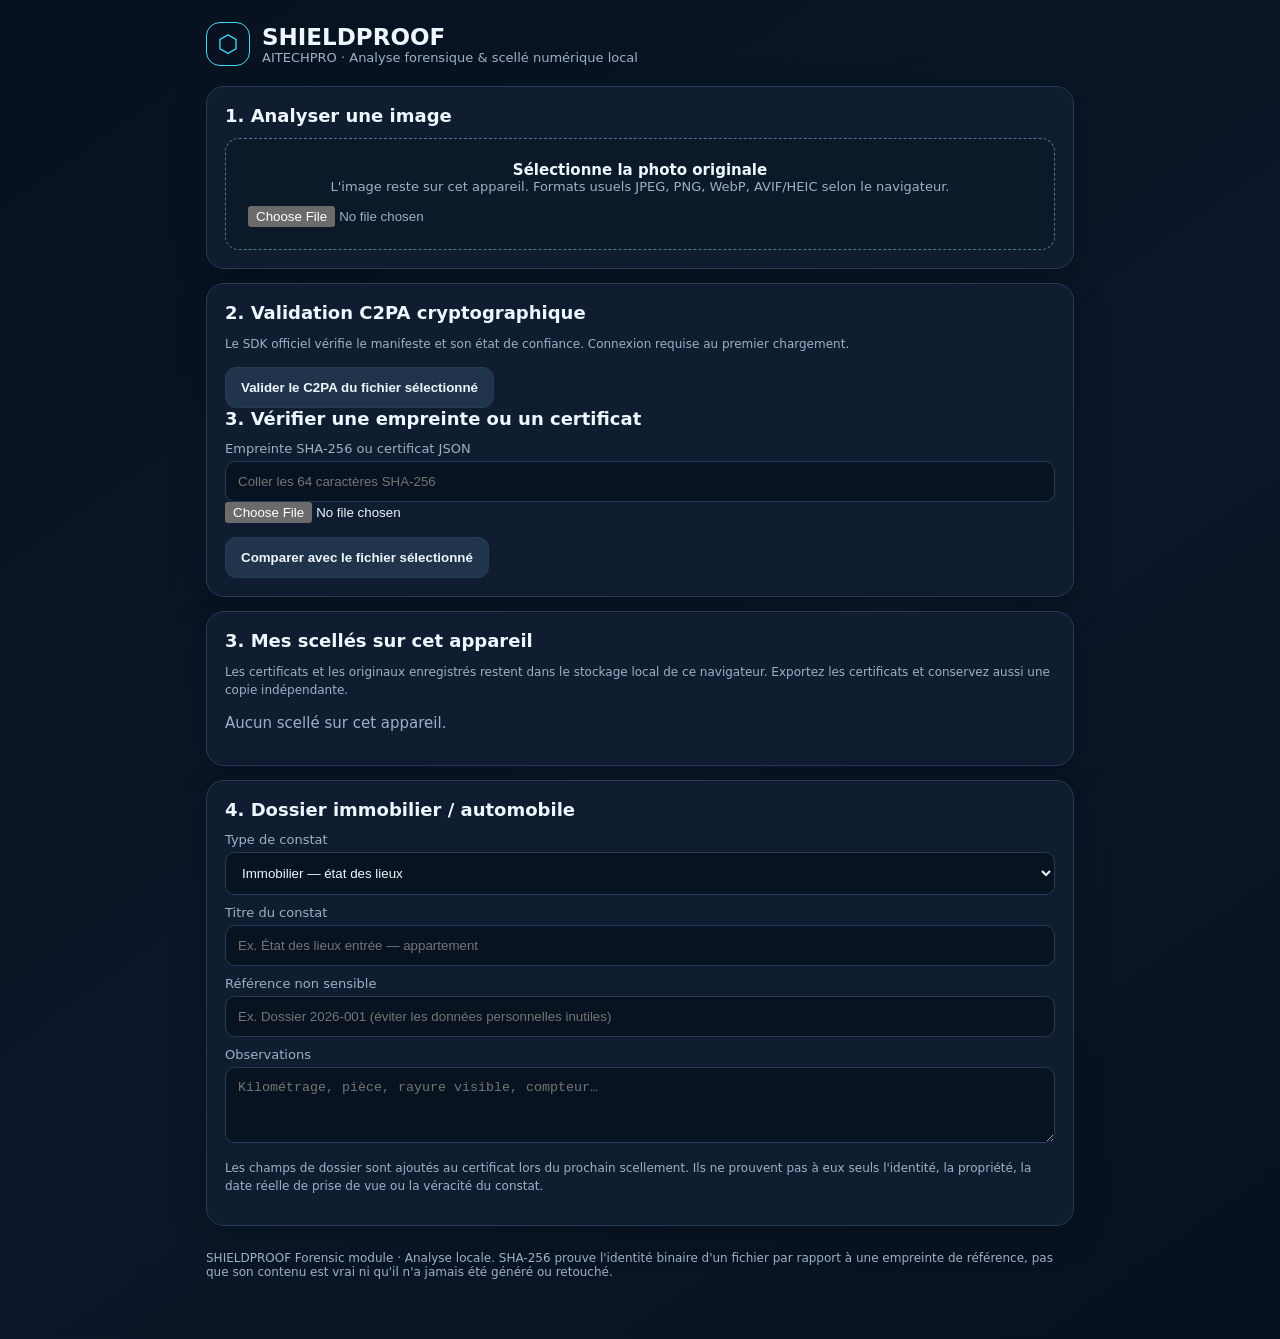
<file: forensics.html>
<!doctype html>
<html lang="fr">
<head>
<meta charset="utf-8">
<meta name="viewport" content="width=device-width,initial-scale=1">
<meta name="theme-color" content="#07111f">
<title>SHIELDPROOF — Forensic & Seal</title>
<style>
:root{color-scheme:dark;--bg:#07111f;--panel:#101d30;--line:#263b56;--cyan:#45d9ee;--text:#eef7ff;--muted:#9cb1c8;--green:#55d69e;--amber:#ffc76b;--red:#ff7777}
*{box-sizing:border-box}body{margin:0;background:linear-gradient(145deg,#07111f,#0b1728 55%,#07111f);color:var(--text);font:15px system-ui,Arial,sans-serif}main{max-width:900px;margin:auto;padding:22px 16px 60px}.brand{display:flex;align-items:center;gap:12px;margin-bottom:20px}.shield{width:44px;height:44px;border:1px solid var(--cyan);border-radius:14px;display:grid;place-items:center;color:var(--cyan);font-size:24px}.sub{color:var(--muted);font-size:13px}.panel{background:#101d30eF;border:1px solid var(--line);border-radius:18px;padding:18px;margin:14px 0;box-shadow:0 10px 35px #0003}h1{font-size:23px;margin:0}h2{font-size:18px;margin:0 0 12px}.drop{border:1px dashed #4a7894;border-radius:14px;padding:22px;text-align:center;background:#0b1929}.drop input{display:block;width:100%;margin-top:12px;color:var(--muted)}button,.btn{border:0;border-radius:11px;padding:12px 15px;background:var(--cyan);color:#03202b;font-weight:750;cursor:pointer}button.secondary{background:#20344b;color:var(--text);border:1px solid var(--line)}button:disabled{opacity:.5;cursor:wait}.actions{display:flex;flex-wrap:wrap;gap:9px;margin-top:14px}.grid{display:grid;grid-template-columns:repeat(auto-fit,minmax(190px,1fr));gap:10px}.metric{background:#0a1727;border:1px solid var(--line);padding:12px;border-radius:12px}.metric b{display:block;color:var(--cyan);font-size:13px;margin-bottom:5px}.metric span{overflow-wrap:anywhere}.status{padding:13px;border-radius:12px;margin:10px 0;font-weight:700}.good{background:#103329;color:#a9f4d2}.warn{background:#3b2c12;color:#ffe0a0}.bad{background:#401e27;color:#ffc0c0}.muted{color:var(--muted)}pre{white-space:pre-wrap;overflow-wrap:anywhere;background:#071321;border:1px solid var(--line);border-radius:10px;padding:12px;font-size:12px}.hidden{display:none!important}img.preview{max-width:100%;max-height:320px;display:block;margin:12px auto;border-radius:12px}label{display:block;color:var(--muted);font-size:13px;margin:10px 0 5px}input[type=text],textarea,select{width:100%;padding:12px;border-radius:10px;border:1px solid var(--line);background:#071321;color:var(--text)}textarea{min-height:76px}.small{font-size:12px;color:var(--muted);line-height:1.5}a{color:var(--cyan)}footer{margin-top:25px;color:var(--muted);font-size:12px}
</style>
</head>
<body><main>
<header class="brand"><div class="shield">⬡</div><div><h1>SHIELDPROOF</h1><div class="sub">AITECHPRO · Analyse forensique & scellé numérique local</div></div></header>
<section class="panel">
<h2>1. Analyser une image</h2>
<div class="drop"><strong>Sélectionne la photo originale</strong><div class="sub">L'image reste sur cet appareil. Formats usuels JPEG, PNG, WebP, AVIF/HEIC selon le navigateur.</div><input id="file" type="file" accept="image/*"></div>
<div id="analysis" class="hidden"><img id="preview" class="preview" alt="Aperçu de l'image"><div id="verdict"></div><div id="metrics" class="grid"></div><h3>Indices techniques</h3><div id="indicators"></div><h3>Limites et avertissements</h3><div id="warnings"></div>
<div class="actions"><button id="sealBtn">Sceller le fichier original SHA-256</button><button id="resetBtn" class="secondary">Nouvelle analyse</button></div></div>
</section>
<section class="panel">
<h2>2. Validation C2PA cryptographique</h2><p class="small">Le SDK officiel vérifie le manifeste et son état de confiance. Connexion requise au premier chargement.</p><div class="actions"><button id="c2paBtn" class="secondary">Valider le C2PA du fichier sélectionné</button></div><div id="c2paResult"></div><h2>3. Vérifier une empreinte ou un certificat</h2>
<label for="expected">Empreinte SHA-256 ou certificat JSON</label><input id="expected" type="text" placeholder="Coller les 64 caractères SHA-256">
<input id="certFile" type="file" accept=".json,application/json">
<div class="actions"><button id="verifyBtn" class="secondary">Comparer avec le fichier sélectionné</button></div><div id="verifyResult"></div>
</section>
<section class="panel">
<h2>3. Mes scellés sur cet appareil</h2><div class="small">Les certificats et les originaux enregistrés restent dans le stockage local de ce navigateur. Exportez les certificats et conservez aussi une copie indépendante.</div><div id="vault"></div>
</section>
<section class="panel">
<h2>4. Dossier immobilier / automobile</h2>
<label for="category">Type de constat</label><select id="category"><option value="IMMOBILIER">Immobilier — état des lieux</option><option value="AUTOMOBILE">Automobile — état du véhicule</option><option value="SINISTRE">Sinistre / assurance</option><option value="COLIS">Colis / livraison</option><option value="AUTRE">Autre preuve</option></select>
<label for="title">Titre du constat</label><input id="title" type="text" placeholder="Ex. État des lieux entrée — appartement">
<label for="reference">Référence non sensible</label><input id="reference" type="text" placeholder="Ex. Dossier 2026-001 (éviter les données personnelles inutiles)">
<label for="notes">Observations</label><textarea id="notes" placeholder="Kilométrage, pièce, rayure visible, compteur…"></textarea>
<p class="small">Les champs de dossier sont ajoutés au certificat lors du prochain scellement. Ils ne prouvent pas à eux seuls l'identité, la propriété, la date réelle de prise de vue ou la véracité du constat.</p>
</section>
<footer>SHIELDPROOF Forensic module · Analyse locale. SHA-256 prouve l'identité binaire d'un fichier par rapport à une empreinte de référence, pas que son contenu est vrai ni qu'il n'a jamais été généré ou retouché.</footer>
</main>
<script src="./shieldproof-crypto-c2pa.js"></script>
<script>
'use strict';
const $=id=>document.getElementById(id);
let selectedFile=null,lastHash='',lastReport=null,certImport=null;
const DB_NAME='shieldproof-forensic-v1',STORE='seals';
function esc(v){return String(v??'').replace(/[&<>"']/g,c=>({'&':'&amp;','<':'&lt;','>':'&gt;','"':'&quot;',"'":'&#39;'}[c]));}
function bytesToHex(b){return [...new Uint8Array(b)].map(x=>x.toString(16).padStart(2,'0')).join('');}
async function sha256(file){if(!crypto?.subtle)throw Error('SHA-256 indisponible : ouvre l’application en HTTPS.');return bytesToHex(await crypto.subtle.digest('SHA-256',await file.arrayBuffer()));}
function openDB(){return new Promise((resolve,reject)=>{const q=indexedDB.open(DB_NAME,1);q.onupgradeneeded=()=>q.result.createObjectStore(STORE,{keyPath:'id'});q.onsuccess=()=>resolve(q.result);q.onerror=()=>reject(q.error);});}
async function dbPut(v){const db=await openDB();return new Promise((resolve,reject)=>{const tx=db.transaction(STORE,'readwrite');tx.objectStore(STORE).put(v);tx.oncomplete=()=>resolve();tx.onerror=()=>reject(tx.error);});}
async function dbAll(){const db=await openDB();return new Promise((resolve,reject)=>{const q=db.transaction(STORE).objectStore(STORE).getAll();q.onsuccess=()=>resolve(q.result.sort((a,b)=>b.createdAt.localeCompare(a.createdAt)));q.onerror=()=>reject(q.error);});}
async function dbGet(id){const db=await openDB();return new Promise((resolve,reject)=>{const q=db.transaction(STORE).objectStore(STORE).get(id);q.onsuccess=()=>resolve(q.result);q.onerror=()=>reject(q.error);});}
function detectFormat(b){if(b[0]===255&&b[1]===216&&b[2]===255)return'JPEG';if(b[0]===137&&b[1]===80&&b[2]===78&&b[3]===71)return'PNG';if(String.fromCharCode(...b.slice(0,4))==='RIFF'&&String.fromCharCode(...b.slice(8,12))==='WEBP')return'WEBP';if(String.fromCharCode(...b.slice(4,8))==='ftyp')return'HEIF/AVIF/MP4';return'INCONNU';}
function extractStrings(buffer){const b=new Uint8Array(buffer.slice(0,Math.min(buffer.byteLength,8*1024*1024)));let s='';for(let i=0;i<b.length;i++){const c=b[i];if(c>=32&&c<=126)s+=String.fromCharCode(c);else s+=' ';}return s.toLowerCase();}
function occurrences(text,terms){return terms.filter(t=>text.includes(t));}
async function inspectImage(file){const buffer=await file.arrayBuffer(),raw=extractStrings(buffer),bytes=new Uint8Array(buffer);let width=0,height=0;try{const bitmap=await createImageBitmap(file);width=bitmap.width;height=bitmap.height;bitmap.close();}catch(_){}
const aiTerms=['midjourney','stable diffusion','stablediffusion','automatic1111','comfyui','adobe firefly','trainedalgorithmicmedia','dall-e','dalle','ideogram','leonardo.ai','generative ai','made with ai','openai image'];
const editTerms=['photoshop','lightroom','gimp','canva','picsart','snapseed','facetune','capcut','remini','affinity photo'];
const c2paTerms=['c2pa','content credentials','contentcredentials','c2pa_manifest'];
const cameraTerms=['datetimeoriginal','exposuretime','isospeedratings','focallength','canon','nikon','sony','fujifilm','iphone','samsung','huawei','xiaomi','oppo'];
const ai=occurrences(raw,aiTerms),edit=occurrences(raw,editTerms),c2pa=occurrences(raw,c2paTerms),camera=occurrences(raw,cameraTerms);
const report={format:detectFormat(bytes),width,height,size:file.size,mime:file.type||'inconnu',ai,edit,c2pa,camera,hasExif:raw.includes('exif')||raw.includes('datetimeoriginal'),hash:lastHash};
report.status=ai.length?'SIGNATURE_IA_ASSOCIÉE_TROUVÉE':'ORIGINE_NON_DÉTERMINÉE';
return report;}
function metric(k,v){return'<div class="metric"><b>'+esc(k)+'</b><span>'+esc(v)+'</span></div>';}
function renderReport(r){$('analysis').classList.remove('hidden');$('verdict').innerHTML=r.ai.length?'<div class="status bad">Signature technique associée à un outil IA trouvée. Cela constitue un indice, pas une preuve définitive.</div>':'<div class="status warn">Origine non déterminée. Aucune signature IA connue n’a été trouvée ; cela ne signifie pas que l’image est authentique.</div>';
$('metrics').innerHTML=[metric('Format',r.format),metric('Dimensions',r.width+' × '+r.height),metric('Taille',r.size+' octets'),metric('SHA-256',r.hash),metric('Métadonnées EXIF',r.hasExif?'Indice trouvé':'Non détectées')].join('');
const rows=[['Signatures IA',r.ai],['Logiciels de retouche',r.edit],['Marqueurs C2PA',r.c2pa],['Indices caméra',r.camera]];
$('indicators').innerHTML=rows.map(([k,v])=>'<p><b>'+esc(k)+' :</b> '+(v.length?esc(v.join(', ')):'aucun indice identifié')+'</p>').join('');
$('warnings').innerHTML='<ul><li>Les métadonnées peuvent être supprimées, ajoutées ou modifiées.</li><li>Les marqueurs C2PA détectés ici ne sont pas validés cryptographiquement.</li><li>Une photo authentique peut être retouchée ; une image IA peut ne laisser aucune signature.</li><li>Ce module n’embarque pas encore de modèle de classification IA entraîné : aucun score IA pixel par pixel n’est affiché.</li><li>L’absence d’EXIF ou de marqueur caméra n’est jamais une preuve de génération IA.</li></ul>';
}
function download(name,blob){const u=URL.createObjectURL(blob),a=document.createElement('a');a.href=u;a.download=name;a.click();setTimeout(()=>URL.revokeObjectURL(u),1500);}
async function renderVault(){const list=await dbAll();$('vault').innerHTML=list.length?list.map(x=>'<div class="metric" style="margin:9px 0"><b>'+esc(x.title||x.fileName)+'</b><span>'+esc(x.certId)+' · '+esc(x.category)+'<br><code>'+esc(x.hash)+'</code><br>'+esc(x.createdAt)+'<br><span class="small">Original conservé : '+(x.original?'oui':'non')+'</span><br><button class="secondary" data-export="'+esc(x.id)+'">Exporter certificat</button> <button class="secondary" data-original="'+esc(x.id)+'">Exporter original</button></span></div>').join(''):'<p class="muted">Aucun scellé sur cet appareil.</p>';
$('vault').querySelectorAll('[data-export]').forEach(b=>b.onclick=async()=>{const x=await dbGet(b.dataset.export);download(x.certId+'.json',new Blob([JSON.stringify(x.certificate,null,2)],{type:'application/json'}));});
$('vault').querySelectorAll('[data-original]').forEach(b=>b.onclick=async()=>{const x=await dbGet(b.dataset.original);if(x?.original)download(x.fileName,x.original);else alert('Original absent du coffre.');});}
$('file').addEventListener('change',async e=>{const f=e.target.files?.[0];if(!f)return;if(!f.type.startsWith('image/')){alert('Sélectionne un fichier image.');return;}selectedFile=f;$('preview').src=URL.createObjectURL(f);$('analysis').classList.remove('hidden');$('verdict').innerHTML='<div class="status warn">Analyse en cours…</div>';try{lastHash=await sha256(f);lastReport=await inspectImage(f);renderReport(lastReport);}catch(err){$('verdict').innerHTML='<div class="status bad">'+esc(err.message)+'</div>';}});
$('sealBtn').onclick=async()=>{if(!selectedFile||!lastHash)return;const certId='SP-'+crypto.randomUUID();const createdAt=new Date().toISOString();const record={schema:'shieldproof.seal.v1',application:'SHIELDPROOF',certId,algorithm:'SHA-256',hash:lastHash,fileName:selectedFile.name,fileSize:selectedFile.size,mimeType:selectedFile.type,category:$('category').value,title:$('title').value.trim()||selectedFile.name,reference:$('reference').value.trim(),notes:$('notes').value.trim(),createdAt,clockSource:'device-clock-untrusted',timestampAuthority:'none',aiAnalysis:lastReport,original:selectedFile};
const certificate=await shieldProofSignCertificate({...record});delete certificate.original;record.certificate=certificate;await dbPut(record);download(certId+'.json',new Blob([JSON.stringify(certificate,null,2)],{type:'application/json'}));await renderVault();alert('Scellé local créé. L’heure vient de l’horloge de l’appareil et n’est pas certifiée par un tiers. Conserve le JSON et l’original.');};
$('resetBtn').onclick=()=>{selectedFile=null;lastHash='';lastReport=null;$('file').value='';$('analysis').classList.add('hidden');};
$('certFile').addEventListener('change',async e=>{const f=e.target.files?.[0];if(!f)return;try{certImport=JSON.parse(await f.text());$('expected').value=certImport.hash||'';}catch(_){alert('Certificat JSON illisible.');}});
$('verifyBtn').onclick=async()=>{if(!selectedFile){$('verifyResult').innerHTML='<div class="status warn">Sélectionne d’abord le fichier à contrôler dans la section 1.</div>';return;}if(certImport?.signature){const signatureOK=await shieldProofVerifyCertificate(certImport);if(!signatureOK){$('verifyResult').innerHTML='<div class="status bad">Signature invalide : certificat modifié ou signature incorrecte.</div>';return;}}const expected=($('expected').value.trim()||certImport?.hash||'').toLowerCase();if(!/^[a-f0-9]{64}$/.test(expected)){$('verifyResult').innerHTML='<div class="status warn">Empreinte SHA-256 de 64 caractères requise.</div>';return;}const actual=await sha256(selectedFile);$('verifyResult').innerHTML=actual===expected?'<div class="status good">Empreinte identique : les octets du fichier correspondent à l’empreinte fournie.</div><pre>'+esc(actual)+'</pre>':'<div class="status bad">Empreinte différente : le fichier ne correspond pas à l’empreinte fournie.</div><pre>Attendue : '+esc(expected)+'\nCalculée : '+esc(actual)+'</pre>';};
$('c2paBtn').onclick=async()=>{if(!selectedFile){alert('Sélectionne une image dans la section 1.');return;}const box=$('c2paResult');box.innerHTML='<div class="status warn">Validation C2PA en cours…</div>';try{const result=await shieldProofValidateC2PA(selectedFile);const state=result.state;const cls=state==='Trusted'?'good':state==='Invalid'?'bad':'warn';box.innerHTML='<div class="status '+cls+'">État C2PA : '+esc(state)+'</div><pre>'+esc(JSON.stringify(result,null,2))+'</pre>';}catch(err){box.innerHTML='<div class="status warn">Validation C2PA indisponible : '+esc(err.message)+'</div>';}};renderVault().catch(e=>console.error(e));
</script></body></html>
</file>
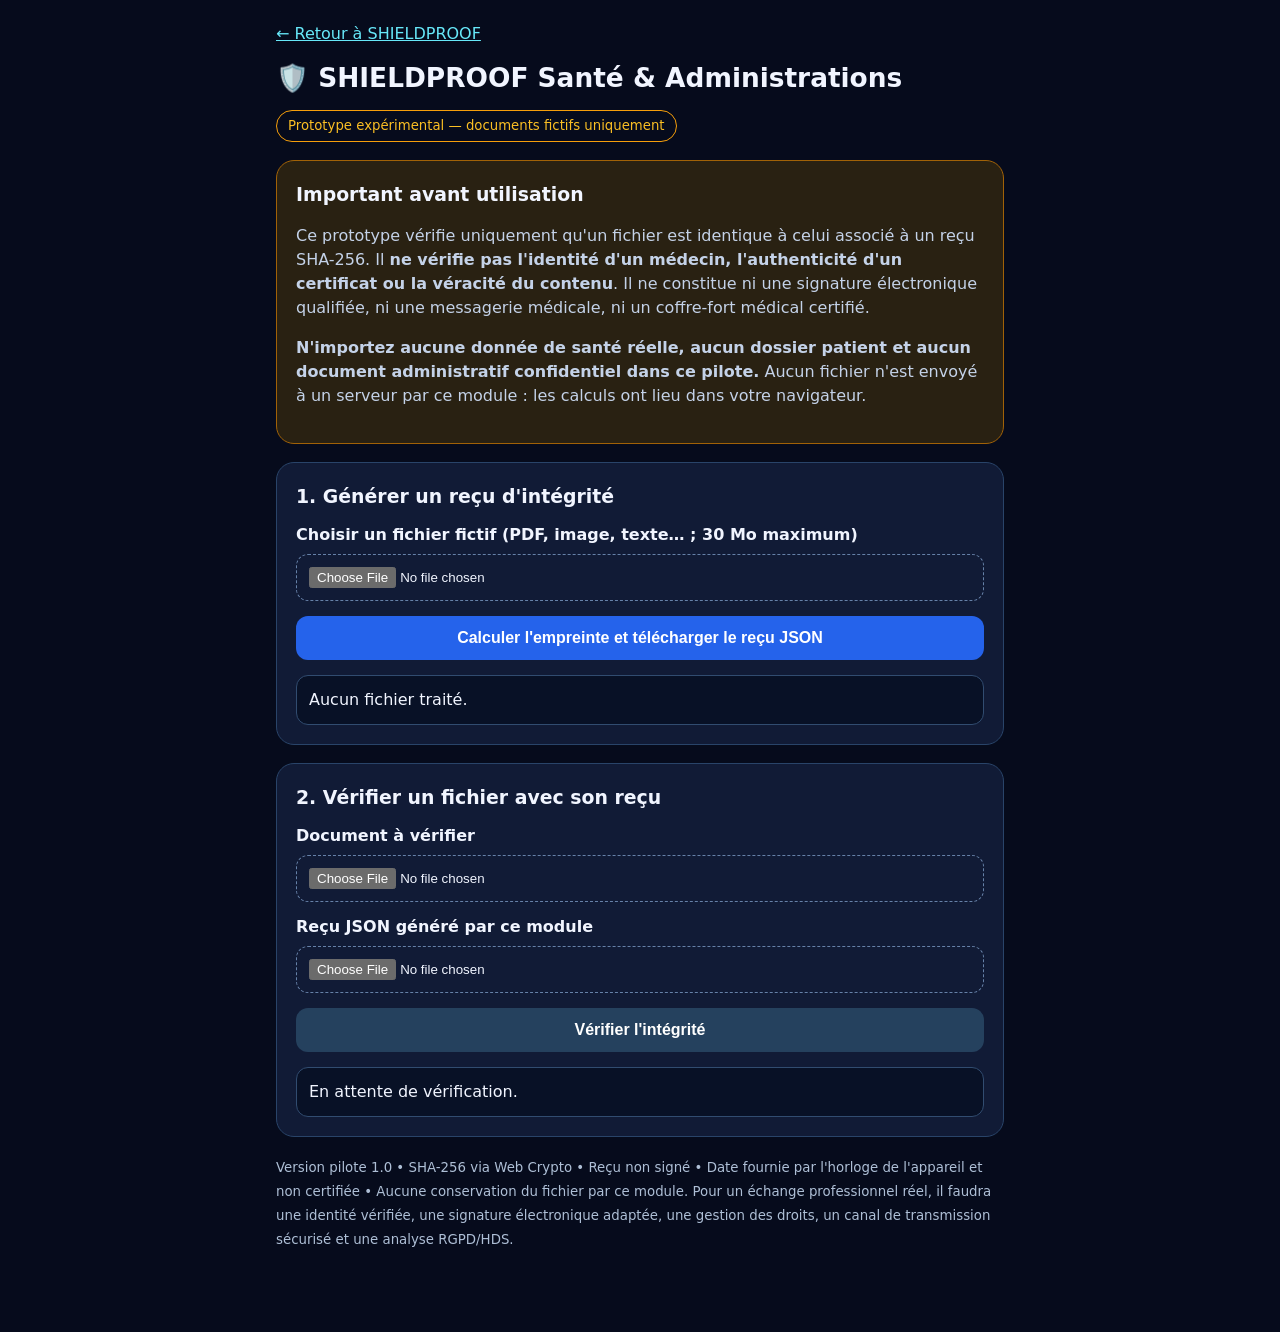
<file: sante.html>
<!doctype html>
<html lang="fr"><head><meta charset="utf-8"><meta name="viewport" content="width=device-width,initial-scale=1">
<meta http-equiv="Content-Security-Policy" content="default-src 'none'; script-src 'unsafe-inline'; style-src 'unsafe-inline'; base-uri 'none'; form-action 'none'; connect-src 'none'; img-src 'none'; object-src 'none'">
<title>SHIELDPROOF | Santé & Administrations — Pilote local</title>
<style>
:root{color-scheme:dark;font-family:system-ui,Arial,sans-serif}*{box-sizing:border-box}body{margin:0;background:#060b1c;color:#f1f5ff;line-height:1.5}main{max-width:760px;margin:auto;padding:22px 16px 65px}a{color:#67e8f9}h1{font-size:1.65rem;margin:12px 0}h2{font-size:1.18rem;margin:0 0 12px}.tag{display:inline-block;border:1px solid #f59e0b;color:#fbbf24;padding:5px 11px;border-radius:99px;font-size:.83rem}.card{background:#111b36;border:1px solid #294469;border-radius:18px;padding:19px;margin:18px 0}.warning{border-color:#a16207;background:#292112}p{color:#c4d2e8}label{display:block;margin:13px 0 7px;font-weight:650}input[type=file]{width:100%;padding:12px;border:1px dashed #6681a8;border-radius:12px}button{display:block;width:100%;padding:13px;border:0;border-radius:12px;background:#2563eb;color:white;font-weight:750;font-size:1rem;margin:15px 0;cursor:pointer}button:disabled{opacity:.5;cursor:not-allowed}.secondary{background:#25415e}.result{white-space:pre-wrap;overflow-wrap:anywhere;background:#081126;padding:12px;border-radius:12px;border:1px solid #314c70;margin-top:12px}.ok{color:#86efac}.bad{color:#fda4af}small{color:#aebfd6}code{overflow-wrap:anywhere}
</style></head><body><main>
<a href="./index.html">← Retour à SHIELDPROOF</a>
<h1>🛡️ SHIELDPROOF Santé & Administrations</h1>
<span class="tag">Prototype expérimental — documents fictifs uniquement</span>
<section class="card warning"><h2>Important avant utilisation</h2><p>Ce prototype vérifie uniquement qu'un fichier est identique à celui associé à un reçu SHA-256. Il <strong>ne vérifie pas l'identité d'un médecin, l'authenticité d'un certificat ou la véracité du contenu</strong>. Il ne constitue ni une signature électronique qualifiée, ni une messagerie médicale, ni un coffre-fort médical certifié.</p><p><strong>N'importez aucune donnée de santé réelle, aucun dossier patient et aucun document administratif confidentiel dans ce pilote.</strong> Aucun fichier n'est envoyé à un serveur par ce module : les calculs ont lieu dans votre navigateur.</p></section>
<section class="card"><h2>1. Générer un reçu d'intégrité</h2>
<label for="source">Choisir un fichier fictif (PDF, image, texte… ; 30 Mo maximum)</label><input type="file" id="source">
<button id="seal">Calculer l'empreinte et télécharger le reçu JSON</button>
<div id="sealResult" class="result" role="status" aria-live="polite">Aucun fichier traité.</div></section>
<section class="card"><h2>2. Vérifier un fichier avec son reçu</h2>
<label for="candidate">Document à vérifier</label><input type="file" id="candidate">
<label for="receipt">Reçu JSON généré par ce module</label><input type="file" id="receipt" accept=".json,application/json">
<button id="verify" class="secondary">Vérifier l'intégrité</button>
<div id="verifyResult" class="result" role="status" aria-live="polite">En attente de vérification.</div></section>
<p><small>Version pilote 1.0 • SHA-256 via Web Crypto • Reçu non signé • Date fournie par l'horloge de l'appareil et non certifiée • Aucune conservation du fichier par ce module. Pour un échange professionnel réel, il faudra une identité vérifiée, une signature électronique adaptée, une gestion des droits, un canal de transmission sécurisé et une analyse RGPD/HDS.</small></p>
</main><script>
'use strict';
const LIMIT=30*1024*1024;
const $=id=>document.getElementById(id);
const HEX=/^[a-f0-9]{64}$/;
async function sha256(file){if(!file||file.size>LIMIT)throw Error('Fichier absent ou supérieur à 30 Mo.');const data=await file.arrayBuffer();const digest=await crypto.subtle.digest('SHA-256',data);return Array.from(new Uint8Array(digest),b=>b.toString(16).padStart(2,'0')).join('');}
function validReceipt(r){return r&&r.format==='shieldproof-integrity-receipt'&&r.version===1&&typeof r.sha256==='string'&&HEX.test(r.sha256)&&Number.isSafeInteger(r.size)&&r.size>=0&&r.size<=LIMIT;}
function saveJson(obj){const blob=new Blob([JSON.stringify(obj,null,2)],{type:'application/json'});const url=URL.createObjectURL(blob);const a=document.createElement('a');a.href=url;a.download='shieldproof-recu-'+obj.id+'.json';a.click();setTimeout(()=>URL.revokeObjectURL(url),15000);}
$('seal').addEventListener('click',async()=>{const out=$('sealResult'),btn=$('seal');btn.disabled=true;try{const file=$('source').files[0];const hash=await sha256(file);const receipt={format:'shieldproof-integrity-receipt',version:1,id:crypto.randomUUID(),algorithm:'SHA-256',sha256:hash,size:file.size,createdAt:new Date().toISOString(),notice:'Reçu local non signé : prouve seulement une correspondance de contenu, pas l’identité ou l’authenticité.'};saveJson(receipt);out.textContent='Reçu téléchargé.\nSHA-256 : '+hash+'\nTaille : '+file.size+' octets.\nAucune identité vérifiée.';}catch(e){out.textContent='Erreur : '+e.message;}finally{btn.disabled=false;}});
$('verify').addEventListener('click',async()=>{const out=$('verifyResult'),btn=$('verify');btn.disabled=true;try{const file=$('candidate').files[0],rf=$('receipt').files[0];if(!rf||rf.size>65536)throw Error('Reçu JSON absent ou trop volumineux.');const r=JSON.parse(await rf.text());if(!validReceipt(r))throw Error('Format de reçu invalide.');const hash=await sha256(file);const match=hash===r.sha256&&file.size===r.size;out.className='result '+(match?'ok':'bad');out.textContent=match?'✓ INTÉGRITÉ CONFIRMÉE : fichier identique au reçu. Attention : reçu non signé, identité et authenticité non vérifiées.':'✗ DIFFÉRENCE DÉTECTÉE : le fichier ne correspond pas au reçu.';}catch(e){out.className='result bad';out.textContent='Vérification impossible : '+e.message;}finally{btn.disabled=false;}});
</script></body></html>
</file>
<file: modern-ui.css>
/* AITECHPRO V10 Modern UI — visual dashboard layer only; no scan/cryptography changes */
:root{--v10-emerald:#51efbe;--v10-teal:#1dd9c3;--v10-muted:#b3c8d3;--v10-border:rgba(86,208,192,.22)}
html,body{background:#050c14;color:#f3fafb}
body{background-image:radial-gradient(ellipse 60% 35% at 86% -9%,rgba(22,164,143,.16),transparent 70%),radial-gradient(ellipse 65% 35% at -9% 85%,rgba(25,109,152,.12),transparent 75%)}
.cyber-bg{opacity:.35;background-size:48px 48px}
.orb{opacity:.12}
.top-dock{background:rgba(5,13,21,.9);border-bottom:1px solid rgba(64,190,171,.14)}
header{min-height:76px;padding:15px clamp(16px,2vw,34px);border-bottom:0}
.logo{font-size:clamp(20px,2vw,25px);letter-spacing:-.065em}
.logo span{color:var(--v10-emerald);text-shadow:none}
.sub{color:var(--v10-emerald);font-size:10px}
.lang-bar{gap:5px}
.lang-pill{border:1px solid rgba(99,195,188,.19);border-radius:11px;background:#10202d;padding:9px 10px}
.lang-pill.active{background:#1b645e;border-color:rgba(106,238,203,.58);box-shadow:none}
main{max-width:1170px;padding:27px clamp(15px,3vw,42px) 70px}
#view-landing,#view-scan,#view-subs,#view-proofs,#view-settings{min-width:0}
.v10-security-overview{position:relative;isolation:isolate;overflow:hidden;display:grid;grid-template-columns:1fr 275px;gap:25px;align-items:center;padding:clamp(24px,4vw,46px);border:1px solid rgba(75,231,180,.26);border-radius:28px;margin-bottom:19px;background:linear-gradient(118deg,#11302f 0%,#0c202d 55%,#091725 100%);box-shadow:0 28px 90px rgba(0,0,0,.25)}
.v10-security-overview:after{content:"";position:absolute;z-index:-1;right:-80px;top:-100px;width:420px;height:420px;border-radius:50%;background:radial-gradient(circle,rgba(52,229,172,.23),transparent 68%)}
.v10-security-label{font-size:10px;font-weight:900;letter-spacing:.15em;color:#8ef7d3;display:flex;align-items:center;gap:8px}
.v10-security-label:before{content:"";width:8px;height:8px;border-radius:50%;background:#72ffcd;box-shadow:0 0 12px rgba(114,255,205,.65)}
.v10-security-overview h1{font-size:clamp(31px,4vw,53px);line-height:1.08;letter-spacing:-.06em;font-weight:900;margin:18px 0 12px;max-width:660px}
.v10-security-overview h1 span{color:#74e5c3}
.v10-security-overview p{color:#b9d3d6;font-size:14px;line-height:1.7;max-width:515px;margin:0 0 23px}
.v10-security-actions{display:flex;flex-wrap:wrap;gap:10px}
.v10-security-action{min-height:47px;border:1px solid rgba(118,225,201,.33);border-radius:13px;padding:11px 19px;background:rgba(215,255,248,.06);color:#ecfffa;font-size:13px;font-weight:800;cursor:pointer}
.v10-security-action.primary{background:linear-gradient(105deg,#36cba6,#168e90);border:1px solid rgba(161,255,221,.39);color:#031d1d;box-shadow:0 12px 30px rgba(27,211,163,.15)}
.v10-security-meter{min-height:255px;border:1px solid rgba(148,239,216,.21);border-radius:22px;padding:20px 15px;background:rgba(5,21,27,.67);display:flex;flex-direction:column;justify-content:center;align-items:center;box-shadow:inset 0 1px rgba(255,255,255,.04)}
.v10-meter-ring{width:160px;height:160px;border-radius:50%;display:grid;place-items:center;background:conic-gradient(#31cba3 0deg,#31cba3 108deg,rgba(129,232,213,.14) 108deg,rgba(129,232,213,.14) 360deg);position:relative}
.v10-meter-ring:before{content:"";position:absolute;inset:12px;background:#0b252b;border-radius:50%}
.v10-meter-value{position:relative;z-index:1;text-align:center}
.v10-meter-value strong{display:block;font-size:40px;font-weight:900;letter-spacing:-.08em;color:#dbfff2;line-height:1.1}
.v10-meter-value small{font-size:10px;letter-spacing:.05em;color:#a4c3c6}
.v10-meter-caption{text-align:center;font-size:11px;line-height:1.5;margin-top:13px;color:#d2e7e8}
.v10-security-severity{display:grid;grid-template-columns:repeat(3,minmax(0,1fr));gap:12px;margin-bottom:18px}
.v10-severity{background:linear-gradient(145deg,rgba(23,39,49,.92),rgba(10,24,33,.92));border-radius:17px;padding:16px 17px;border:1px solid rgba(112,192,183,.15);display:flex;align-items:center;gap:11px}
.v10-severity i{display:block;flex-shrink:0;width:10px;height:10px;border-radius:50%;background:var(--sev);box-shadow:0 0 17px var(--sev);font-style:normal}
.v10-severity strong{display:block;font-size:13px;letter-spacing:-.01em}
.v10-severity small{font-size:10px;color:#9cb7bd;line-height:1.6}
.v10-severity-note{font-size:10px;color:#a6c4c3;margin:-6px 0 20px}
.landing-hero{background:linear-gradient(140deg,rgba(22,53,58,.88),rgba(11,32,43,.92));border:1px solid rgba(81,202,182,.2);border-radius:23px;box-shadow:0 15px 40px rgba(0,0,0,.15);text-align:left;padding:clamp(20px,3vw,29px)}
.landing-title{font-size:clamp(22px,2.5vw,32px);letter-spacing:-.05em}
.landing-pill{background:rgba(62,203,172,.13);border-color:rgba(79,221,185,.25);color:#8ef7d3}
.card{background:linear-gradient(150deg,rgba(18,37,47,.96),rgba(9,23,33,.97));border:1px solid rgba(107,197,186,.2);border-radius:23px;padding:clamp(16px,2.5vw,26px);box-shadow:0 16px 42px rgba(0,0,0,.19)}
.usecase-grid{grid-template-columns:repeat(3,minmax(0,1fr));gap:13px}
.usecase-card{border-radius:18px!important;background:linear-gradient(150deg,rgba(25,56,62,.92),rgba(12,31,44,.94))!important;border:1px solid rgba(109,209,191,.23)!important;padding:20px!important}
.usecase-icon{filter:grayscale(.2)}
.btn{border-radius:13px;min-height:47px}
.btn-ok{background:linear-gradient(100deg,#28b995,#118b91)!important;color:#072224!important}
.hero-scan{min-height:240px;background:linear-gradient(150deg,rgba(23,99,90,.21),rgba(18,63,91,.14));border:1.5px dashed rgba(75,229,188,.59);border-radius:20px}
#view-scan>.card:first-child{border:1px solid rgba(66,211,171,.32);background:linear-gradient(142deg,#102e32,#0a1c2a)}
.ai-detector-card{border:1px solid rgba(49,220,184,.29);border-radius:18px;background:rgba(15,49,53,.7)}
.ai-score-bar,.progress-bar{border-radius:30px;overflow:hidden}
.nav-item.active .nav-pill{background:rgba(50,210,167,.16);color:var(--v10-emerald)}
nav{background:rgba(7,21,29,.96);border-bottom:1px solid rgba(91,198,183,.16)}
@media(min-width:990px){
 body{padding-left:226px}
 .top-dock header{padding-left:40px}
 .top-dock nav{position:fixed;left:0;top:0;bottom:0;width:226px;display:flex;flex-direction:column;justify-content:flex-start;align-items:stretch;gap:13px;padding:113px 13px 22px;background:linear-gradient(180deg,#10262c,#091821);border-right:1px solid rgba(95,216,186,.19);border-bottom:0;z-index:100}
 .top-dock nav:before{content:"AITECHPRO  /  SECURITY";position:absolute;top:37px;left:16px;font-size:10px;letter-spacing:.13em;font-weight:900;color:#95e7c9}
 .top-dock nav .nav-item{flex:0;flex-direction:row;gap:11px;justify-content:flex-start;min-height:58px;padding:11px;border-radius:13px;font-size:13px}
 .top-dock nav .nav-pill{min-width:37px;padding:7px}
 .top-dock nav .nav-item.active{background:rgba(55,199,163,.14)}
 main{margin:0 auto;padding:32px clamp(22px,3vw,44px) 70px}
 .v10-security-overview{grid-template-columns:minmax(0,1fr) 285px}
}
@media(max-width:740px){
 body{padding-bottom:calc(86px + env(safe-area-inset-bottom))}
 main{padding:18px 14px 30px}
 .top-dock nav{position:fixed;left:0;right:0;bottom:0;top:auto;z-index:28;min-height:70px;padding:9px 4px calc(9px + env(safe-area-inset-bottom));border-bottom:0;border-top:1px solid rgba(87,203,184,.27);box-shadow:0 -13px 30px rgba(0,0,0,.31)}
 .top-dock nav .nav-item{min-width:0;gap:5px;font-size:10px}
 .top-dock nav .nav-pill{padding:6px 14px;border-radius:13px}
 .top-dock nav .nav-pill svg{width:20px;height:20px}
 header{padding:13px}
 .lang-pill{padding:8px 7px;font-size:10px}
 .v10-security-overview{grid-template-columns:1fr;border-radius:24px;gap:17px;padding:26px 22px}
 .v10-security-overview h1{font-size:clamp(31px,8vw,43px)}
 .v10-security-meter{min-height:200px;flex-direction:row;gap:17px;padding:17px}
 .v10-meter-ring{width:132px;height:132px;min-width:132px}
 .v10-meter-value strong{font-size:32px}
 .v10-meter-caption{margin-top:0;text-align:left;max-width:120px}
 .v10-security-severity{gap:7px}
 .v10-severity{padding:12px 8px;gap:7px;border-radius:13px}
 .v10-severity strong{font-size:11px}
 .v10-severity small{font-size:9px}
 .v10-severity i{width:7px;height:7px}
 .usecase-grid{grid-template-columns:1fr}
 .landing-hero{text-align:left}
}
@media print{.v10-security-overview,.v10-security-severity,.v10-severity-note{display:none!important}}
</file>
<file: spatial-ui.css>
/* AITECHPRO V10 Spatial: optional procedural depth, isolated from application functionality */
.v10-sell-hero,.v10-security-overview{isolation:isolate}
#spatial-canvas{position:absolute;inset:0;z-index:0;width:100%;height:100%;pointer-events:none;opacity:.68;filter:drop-shadow(0 0 12px rgba(166,109,255,.12))}
html[data-theme="shieldproof"] #spatial-canvas{opacity:.72;filter:drop-shadow(0 0 15px rgba(65,218,178,.16))}
.v10-sell-hero-copy,.v10-sell-preview,.v10-security-copy,.v10-security-meter{position:relative;z-index:1}
.v10-sell-hero-copy,.v10-security-copy{text-shadow:0 1px 10px rgba(0,0,0,.17)}
.glass-card-3d{position:relative;transform:perspective(1100px) rotateX(var(--spatial-rx,0deg)) rotateY(var(--spatial-ry,0deg));transition:transform .18s ease-out,box-shadow .25s ease;background-clip:padding-box}
.glass-card-3d:before{content:"";position:absolute;inset:0;pointer-events:none;border-radius:inherit;background:radial-gradient(300px circle at var(--spatial-x,50%) var(--spatial-y,50%),rgba(255,255,255,.055),transparent 72%);z-index:0}
.glass-card-3d:focus-within{transform:none}
.glass-card-3d>*{position:relative;z-index:1}
@media(hover:none),(pointer:coarse){.glass-card-3d{transform:perspective(900px) rotateX(var(--spatial-rx,0deg)) rotateY(var(--spatial-ry,0deg));transition:transform .25s ease}.glass-card-3d:before{opacity:.55}}
@media(prefers-reduced-motion:reduce){.glass-card-3d{transform:none!important;transition:none!important}#spatial-canvas{opacity:.22}}
@media(max-width:740px){#spatial-canvas{opacity:.37}html[data-theme="shieldproof"] #spatial-canvas{opacity:.42}}

/* Floating spatial dock, mobile-only; original navigation controls and handlers remain intact. */
@media(max-width:740px){
  nav.floating-dock,.top-dock nav.floating-dock{
    position:fixed;top:auto;bottom:calc(10px + env(safe-area-inset-bottom));left:50%;right:auto;
    transform:translateX(-50%);width:min(calc(100vw - 20px),440px);
    z-index:45;display:flex;justify-content:space-around;align-items:center;gap:4px;
    min-height:64px;padding:8px;border-radius:22px;
    border:1px solid rgba(204,188,248,.21);
    background:rgba(13,12,28,.94);box-shadow:0 18px 45px rgba(0,0,0,.55),inset 0 1px rgba(255,255,255,.075);
    -webkit-backdrop-filter:blur(22px);backdrop-filter:blur(22px);
  }
  html[data-theme="shieldproof"] .top-dock nav.floating-dock{
    background:rgba(7,24,32,.95);border-color:rgba(106,236,200,.24);
  }
  nav.floating-dock .nav-item,.top-dock nav.floating-dock .nav-item{
    flex:1;min-width:0;min-height:49px;border-radius:15px;gap:4px;
    padding:3px 1px;font-size:10px;
  }
  nav.floating-dock .nav-pill,.top-dock nav.floating-dock .nav-pill{
    min-height:28px;padding:3px 12px;border-radius:11px;
  }
  nav.floating-dock .nav-item.active,.top-dock nav.floating-dock .nav-item.active{
    background:rgba(165,107,255,.14);
  }
  html[data-theme="shieldproof"] .top-dock nav.floating-dock .nav-item.active{background:rgba(48,216,178,.14)}
  body{padding-bottom:calc(112px + env(safe-area-inset-bottom))}
}
@media(max-width:380px){
 nav.floating-dock .nav-item,.top-dock nav.floating-dock .nav-item{font-size:9px}
 nav.floating-dock .nav-pill,.top-dock nav.floating-dock .nav-pill{padding:2px 8px}
}
@media print{#spatial-canvas,.floating-dock{display:none!important}}

.v10-motion-toggle[hidden]{display:none!important}
html[data-theme="shieldproof"] .v10-meter-ring{background:rgba(76,171,152,.15);border:2px dashed rgba(115,226,188,.4)}
</file>
